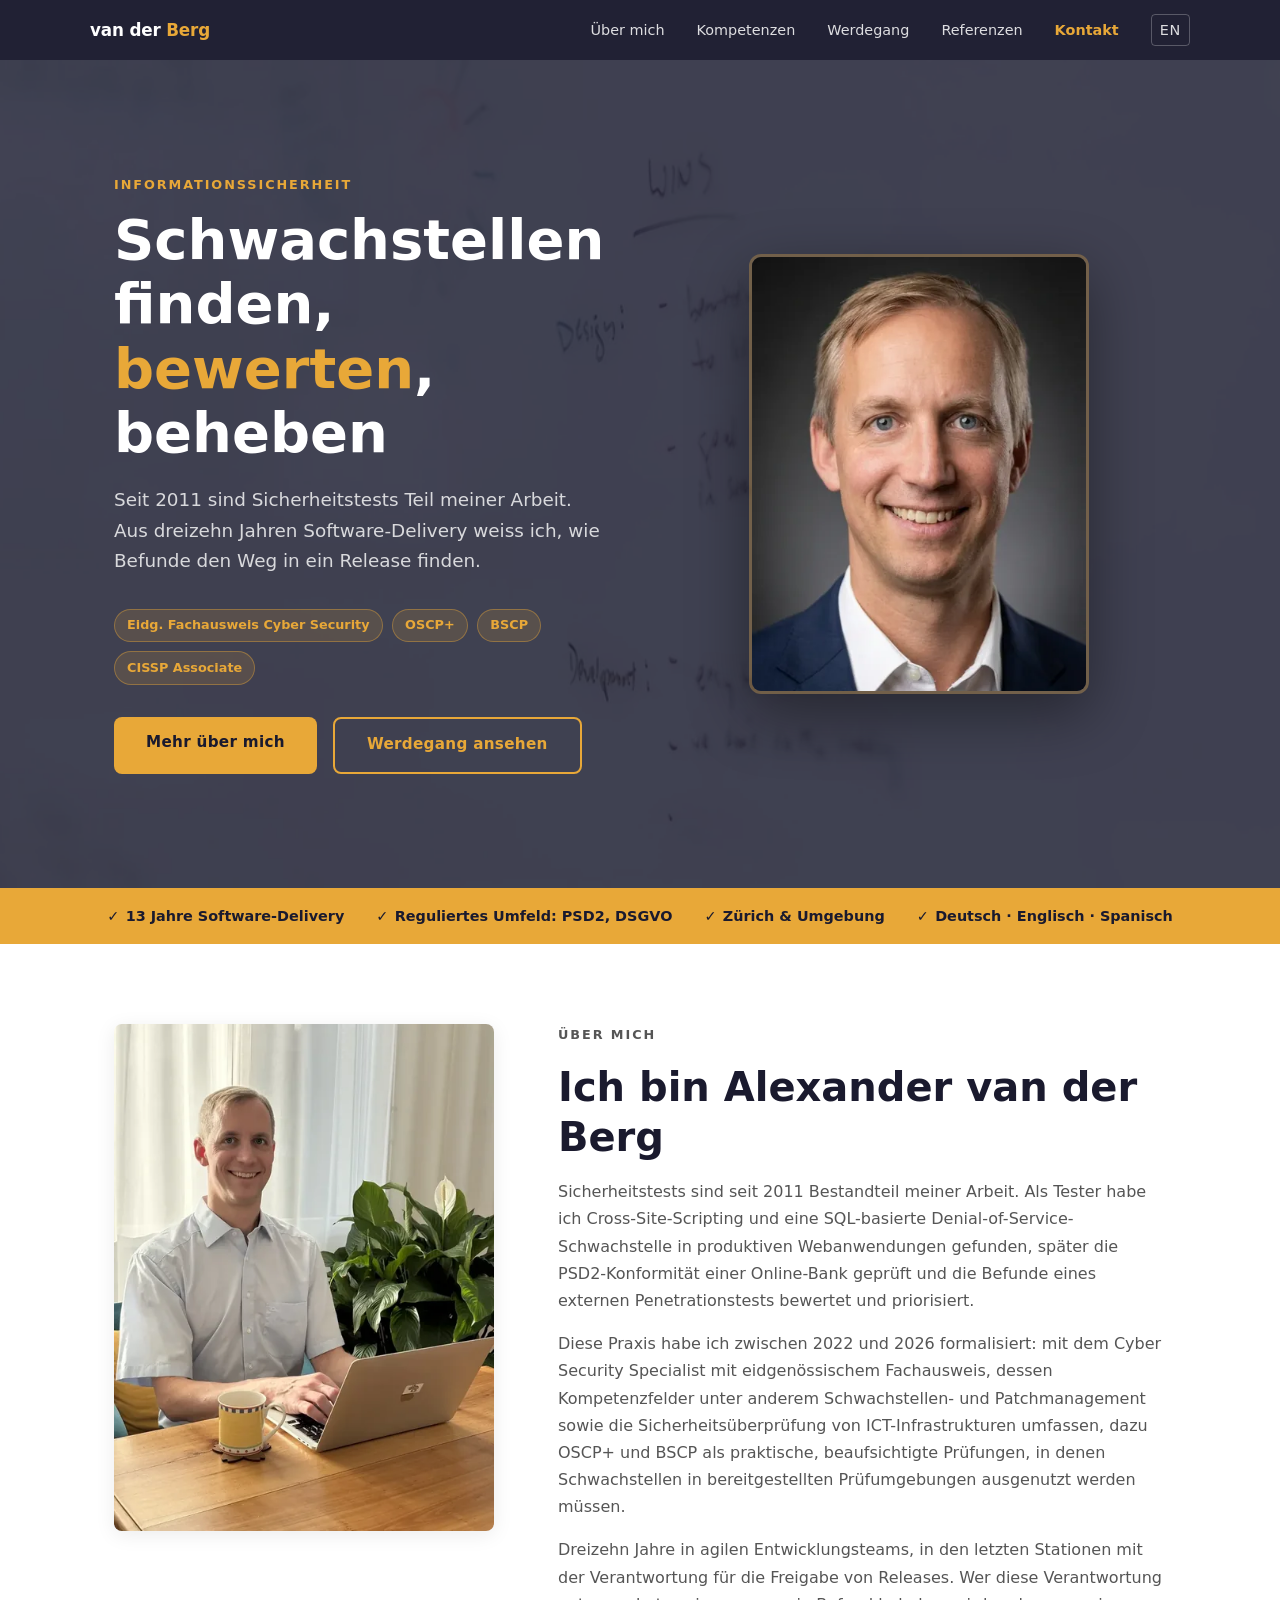
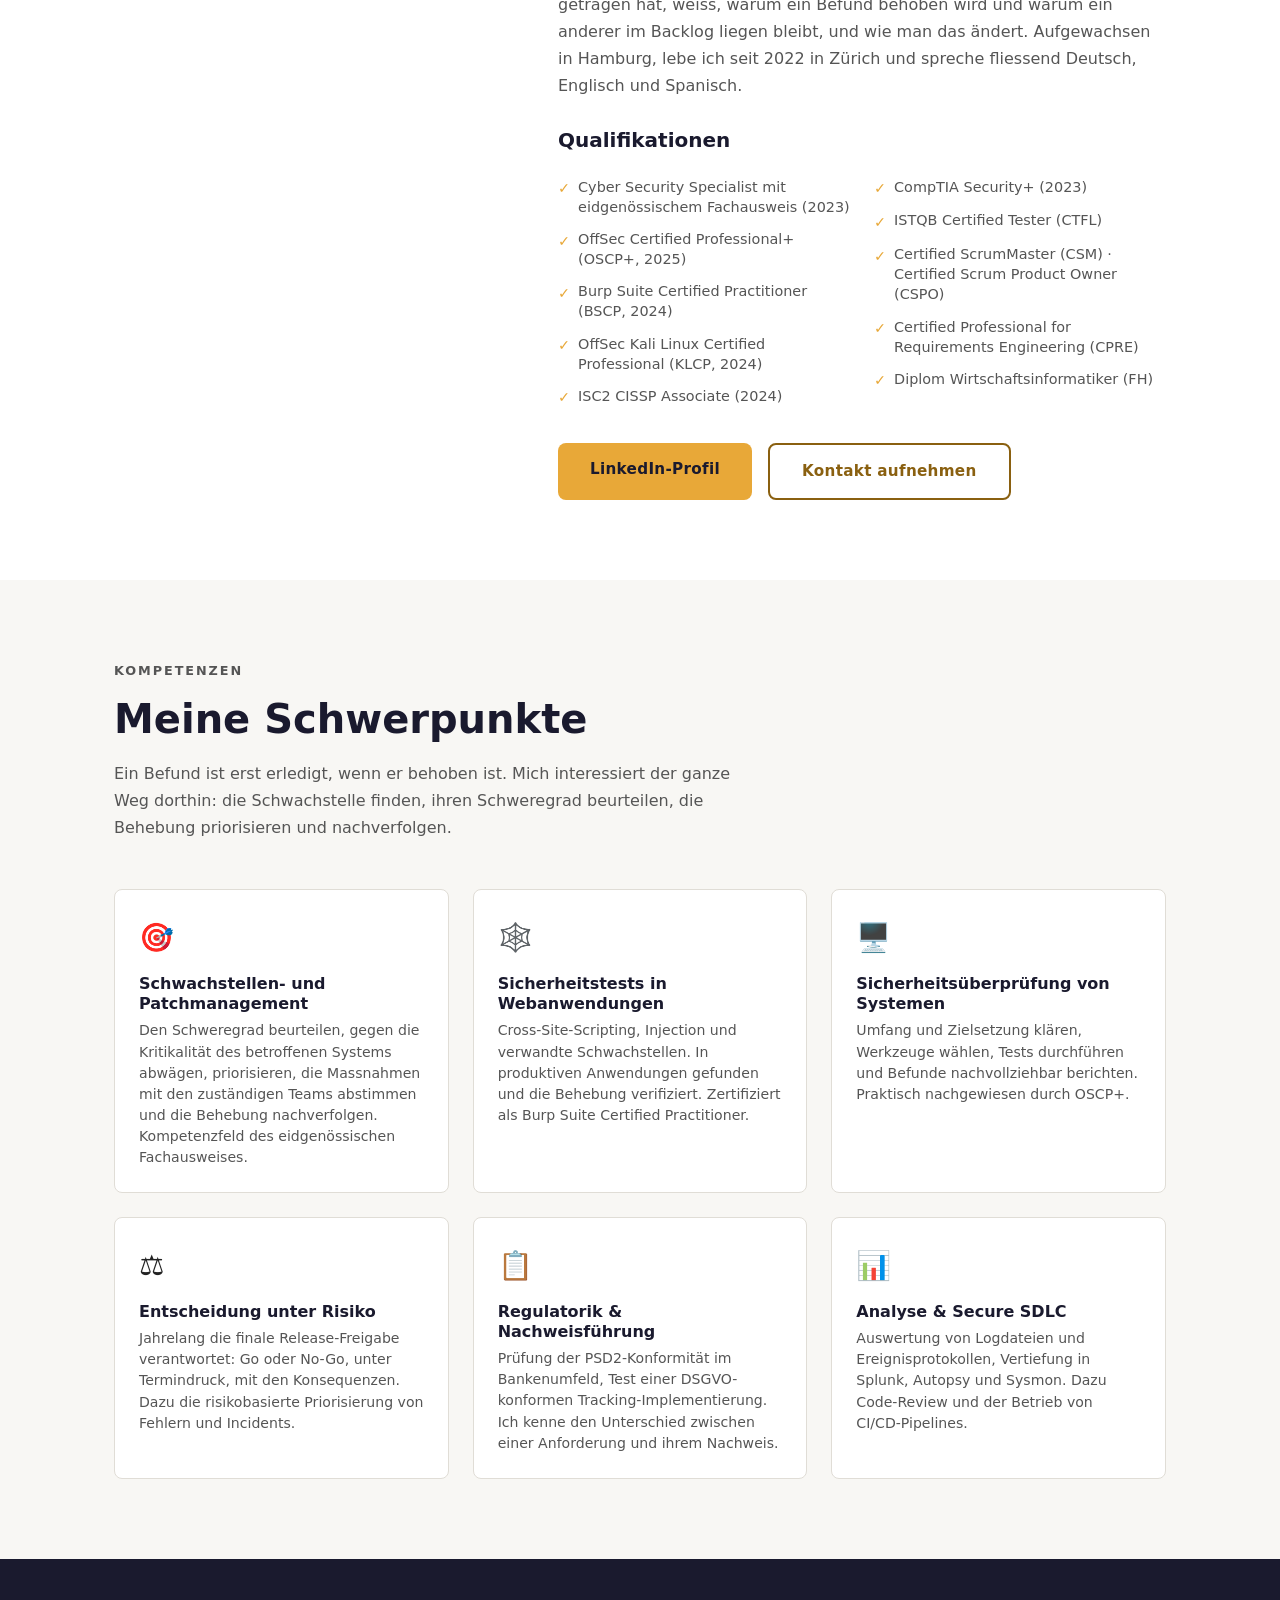
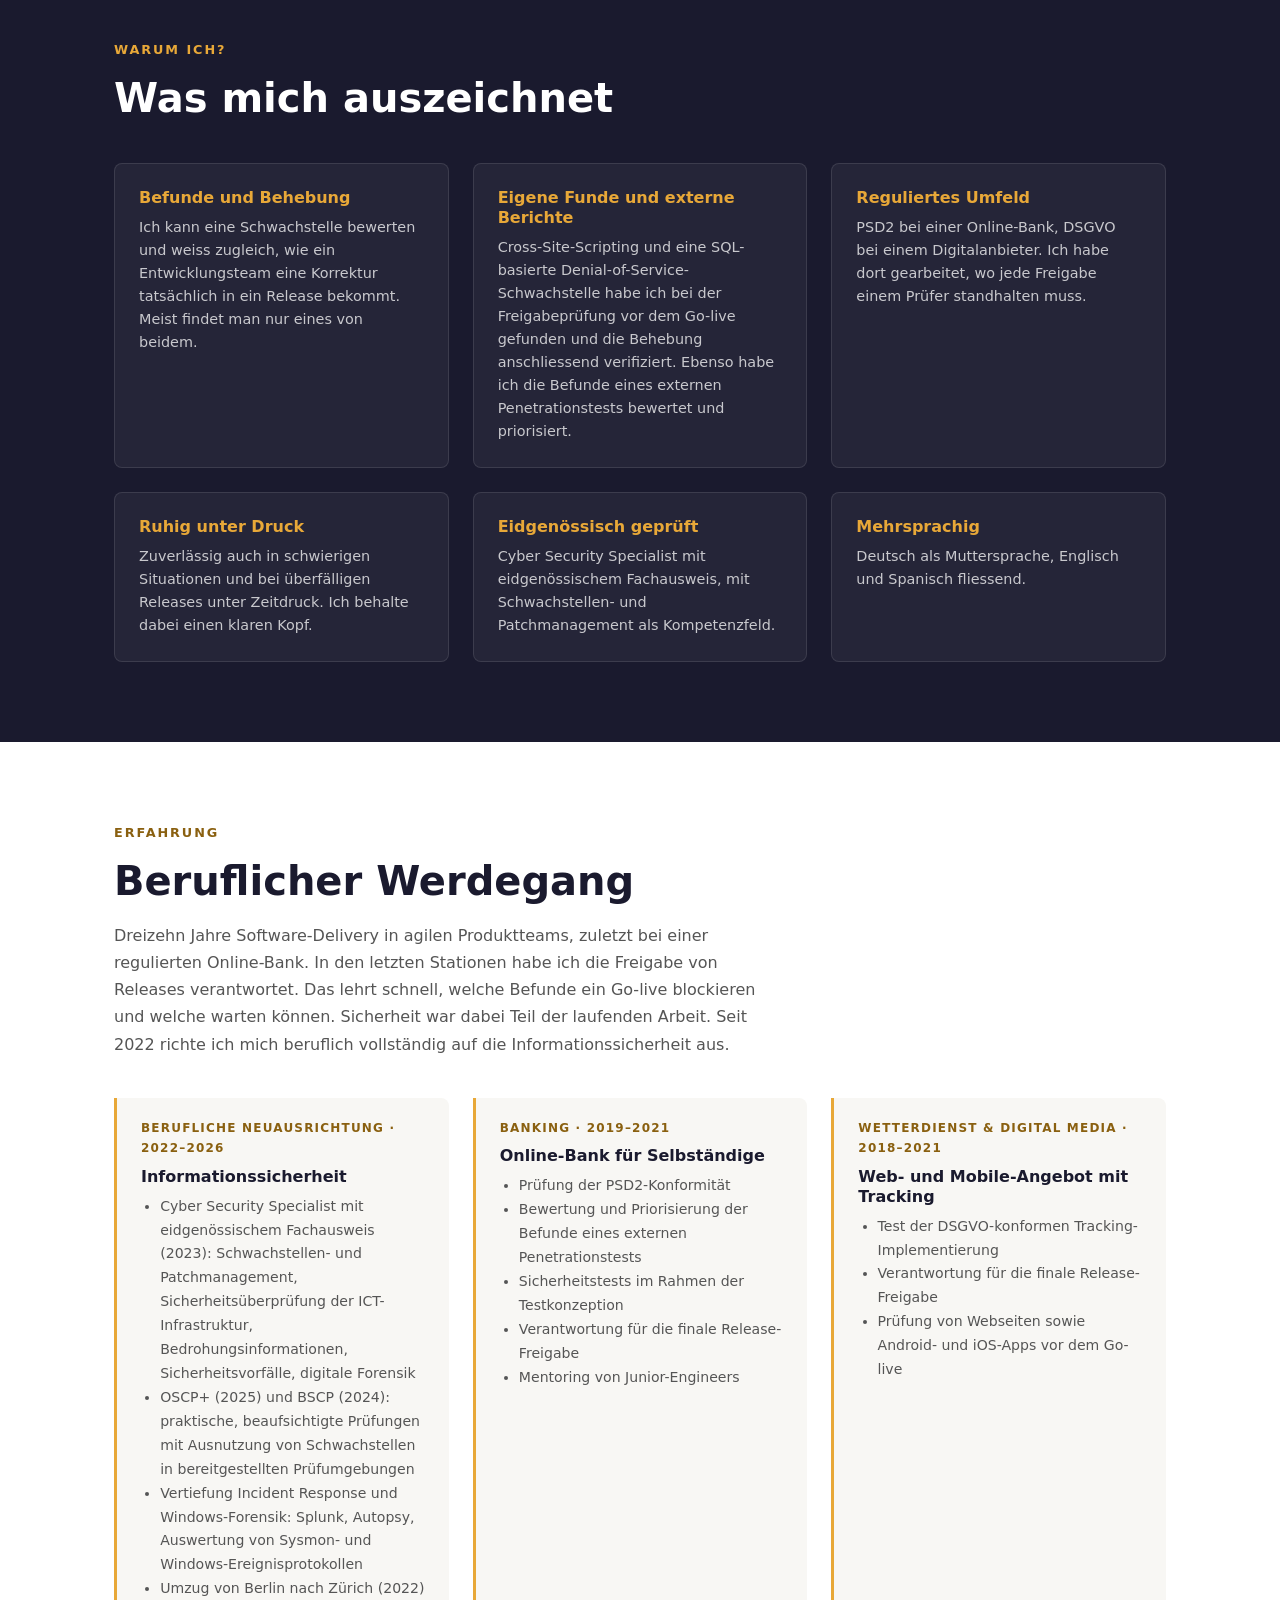
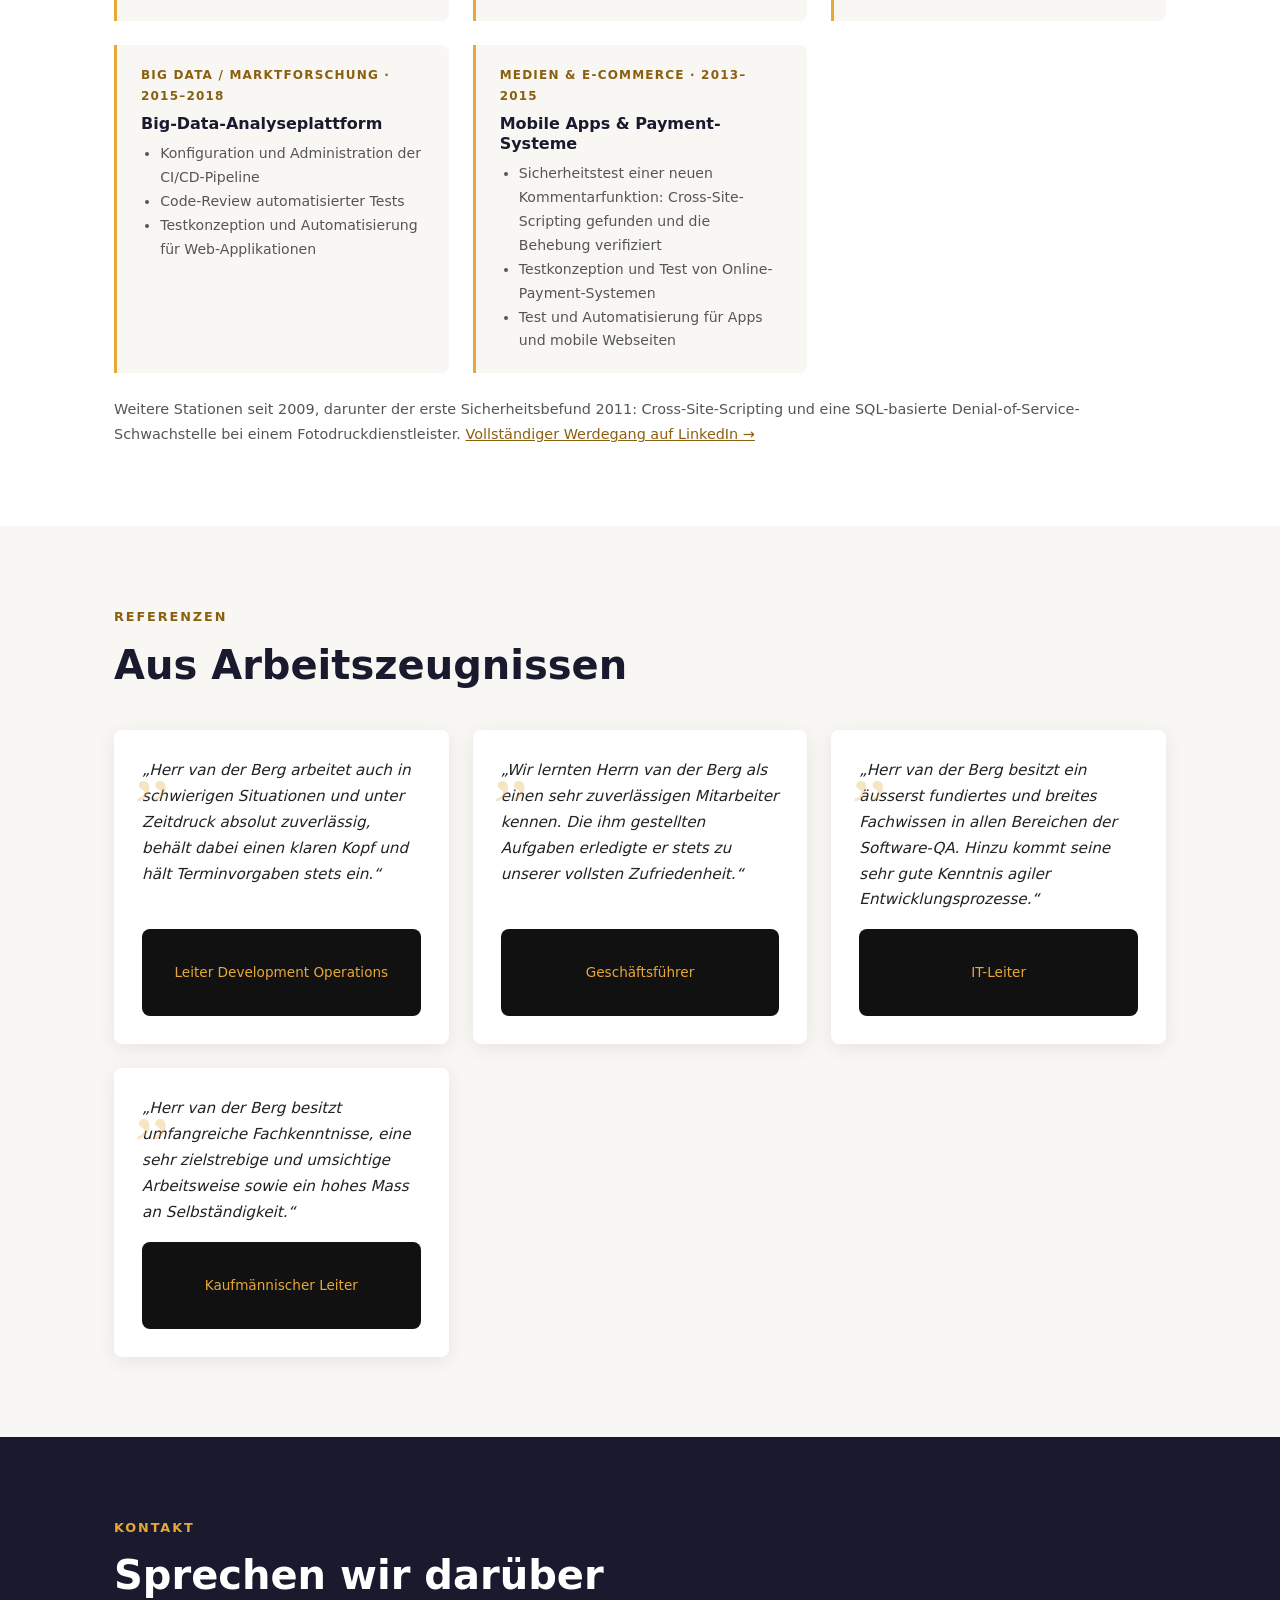
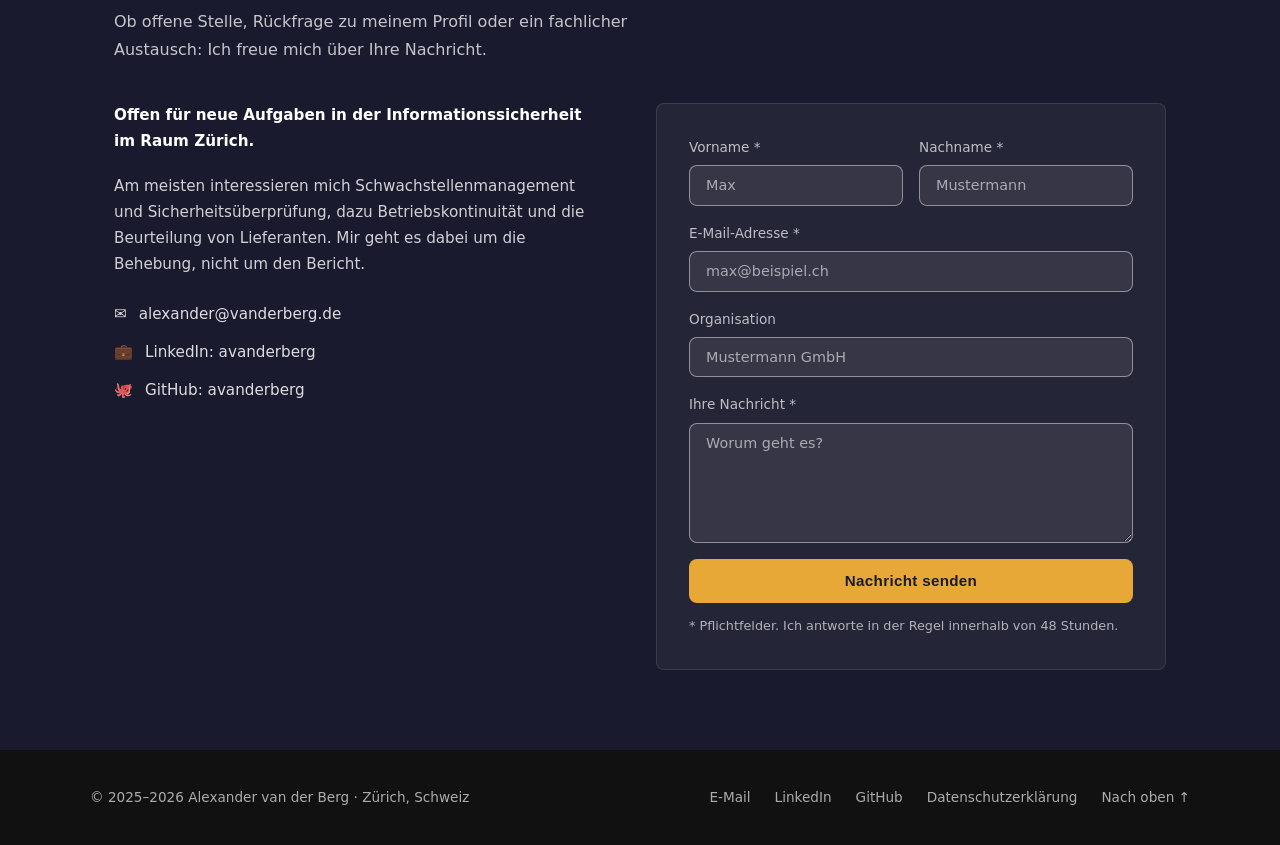
<file: index.html>
<!DOCTYPE html>
<html lang="de-CH">
<head>
  <meta charset="UTF-8">
  <meta name="viewport" content="width=device-width, initial-scale=1.0">

  <!-- Content Security Policy. Muss vor allen ladenden Tags stehen.
       form-action deckt den nativen POST ohne JavaScript ab, connect-src
       den fetch-Pfad. frame-ancestors und X-Content-Type-Options lassen
       sich per Meta-Tag nicht setzen; GitHub Pages erlaubt keine Header. -->
  <meta http-equiv="Content-Security-Policy" content="default-src 'self'; base-uri 'none'; object-src 'none'; img-src 'self'; style-src 'self'; script-src 'self'; connect-src https://formspree.io; form-action https://formspree.io; upgrade-insecure-requests">
  <meta name="referrer" content="strict-origin-when-cross-origin">

  <!-- SEO Primary Meta Tags -->
  <title>Alexander van der Berg | Informationssicherheit &amp; Schwachstellenmanagement | Zürich</title>
  <meta name="description" content="Informationssicherheit in Zürich: Schwachstellenmanagement, Sicherheitsüberprüfung und regulatorische Prüfung. Cyber Security Specialist mit eidg. Fachausweis, OSCP+, BSCP, CISSP Associate.">
  <meta name="author" content="Alexander van der Berg">
  <meta name="robots" content="index, follow">
  <meta name="theme-color" content="#1a1a2e">
  <link rel="canonical" href="https://www.vanderberg.ch/">
  <link rel="alternate" hreflang="de" href="https://www.vanderberg.ch/" />
  <link rel="alternate" hreflang="en" href="https://www.vanderberg.de/" />
  <link rel="alternate" hreflang="x-default" href="https://www.vanderberg.de/" />

  <!-- Open Graph / Social Media -->
  <meta property="og:type" content="website">
  <meta property="og:url" content="https://www.vanderberg.ch/">
  <meta property="og:title" content="Alexander van der Berg | Informationssicherheit &amp; Schwachstellenmanagement | Zürich">
  <meta property="og:description" content="Informationssicherheit in Zürich: Schwachstellenmanagement, Sicherheitsüberprüfung und regulatorische Prüfung. Cyber Security Specialist mit eidg. Fachausweis, OSCP+, BSCP, CISSP Associate.">
  <meta property="og:image" content="https://www.vanderberg.ch/images/og-image.jpg">
  <meta property="og:image:width" content="1200">
  <meta property="og:image:height" content="630">
  <meta property="og:image:alt" content="Alexander van der Berg, Informationssicherheit in Zürich">
  <meta property="og:locale" content="de_CH">
  <meta property="og:site_name" content="Alexander van der Berg">

  <!-- Twitter Card -->
  <meta name="twitter:card" content="summary_large_image">
  <meta name="twitter:title" content="Alexander van der Berg | Informationssicherheit">
  <meta name="twitter:description" content="Schwachstellenmanagement, Sicherheitsüberprüfung, Regulatorik. Eidg. Fachausweis Cyber Security, OSCP+, BSCP, CISSP Associate. Zürich.">
  <meta name="twitter:image" content="https://www.vanderberg.ch/images/og-image.jpg">
  <meta name="twitter:image:alt" content="Alexander van der Berg, Informationssicherheit in Zürich">

  <!-- Favicons -->
  <link rel="icon" type="image/x-icon" href="/images/favicon.ico">
  <link rel="apple-touch-icon" href="/images/apple-touch-icon.png">

  <!-- Structured Data (JSON-LD) -->
  <script type="application/ld+json">
  {
    "@context": "https://schema.org",
    "@type": "Person",
    "name": "Alexander van der Berg",
    "jobTitle": "Information Security Specialist",
    "description": "Informationssicherheit mit Schwerpunkt Schwachstellenmanagement und Sicherheitsüberprüfung. Cyber Security Specialist mit eidgenössischem Fachausweis, OSCP+, BSCP, CISSP Associate.",
    "knowsAbout": [
      "Schwachstellenmanagement",
      "Vulnerability Management",
      "Patchmanagement",
      "Sicherheitsüberprüfung",
      "Security Assessment",
      "Penetration Testing",
      "Informationssicherheit",
      "PSD2",
      "DSGVO",
      "Secure SDLC"
    ],
    "url": "https://www.vanderberg.ch/",
    "image": "https://www.vanderberg.ch/images/portrait.webp",
    "email": "alexander@vanderberg.de",
    "address": {
      "@type": "PostalAddress",
      "addressLocality": "Zürich",
      "addressCountry": "CH"
    },
    "sameAs": [
      "https://www.linkedin.com/in/avanderberg/",
      "https://github.com/avanderberg",
      "https://www.vanderberg.de/"
    ],
    "knowsLanguage": ["de", "en", "es"],
    "hasCredential": [
      {
        "@type": "EducationalOccupationalCredential",
        "name": "Cyber Security Specialist mit eidgenössischem Fachausweis"
      },
      {
        "@type": "EducationalOccupationalCredential",
        "name": "OffSec Certified Professional+ (OSCP+)"
      },
      {
        "@type": "EducationalOccupationalCredential",
        "name": "PortSwigger Burp Suite Certified Practitioner (BSCP)"
      },
      {
        "@type": "EducationalOccupationalCredential",
        "name": "ISC2 CISSP Associate"
      }
    ]
  }
  </script>

  <link rel="stylesheet" href="/assets/styles.css">
</head>
<body>

  <a href="#content" class="skip-link">Zum Inhalt springen</a>

  <!-- NAVIGATION -->
  <nav class="nav" role="navigation" aria-label="Hauptnavigation">
    <div class="nav-inner">
      <a href="#top" class="nav-logo">van der <span>Berg</span></a>
      <button type="button" class="nav-toggle" aria-label="Menü öffnen/schliessen" aria-controls="nav-links" aria-expanded="false" id="nav-toggle">
        <span></span><span></span><span></span>
      </button>
      <ul class="nav-links" id="nav-links" role="list">
        <li><a href="#about">Über mich</a></li>
        <li><a href="#services">Kompetenzen</a></li>
        <li><a href="#projects">Werdegang</a></li>
        <li><a href="#testimonials">Referenzen</a></li>
        <li><a href="#contact" class="nav-cta">Kontakt</a></li>
        <li><a href="https://www.vanderberg.de/" class="lang-switch" lang="en" hreflang="en" aria-label="Switch to English version">EN</a></li>
      </ul>
    </div>
  </nav>

  <main id="content" tabindex="-1">

  <!-- HERO -->
  <section id="top" class="hero" aria-label="Einleitung">
    <div class="hero-bg" role="presentation" aria-hidden="true"></div>
    <div class="hero-content">
      <div class="hero-text">
        <p class="section-label">Informationssicherheit</p>
        <h1>Schwachstellen finden, <span>bewerten</span>, beheben</h1>
        <p class="subtitle">
          Seit 2011 sind Sicherheitstests Teil meiner Arbeit. Aus dreizehn Jahren
          Software-Delivery weiss ich, wie Befunde den Weg in ein Release finden.
        </p>
        <div class="hero-badges">
          <span class="badge">Eidg. Fachausweis Cyber Security</span>
          <span class="badge">OSCP+</span>
          <span class="badge">BSCP</span>
          <span class="badge">CISSP Associate</span>
        </div>
        <div class="hero-actions">
          <a href="#about" class="btn">Mehr über mich</a>
          <a href="#projects" class="btn btn-outline">Werdegang ansehen</a>
        </div>
      </div>
      <div class="hero-image">
        <img
          src="images/portrait.webp"
          srcset="images/portrait-440.webp 440w, images/portrait.webp 680w"
          sizes="(max-width: 768px) 220px, 340px"
          alt="Alexander van der Berg, Informationssicherheit in Zürich"
          class="hero-photo"
          width="340"
          height="440"
          loading="eager"
          fetchpriority="high"
        >
      </div>
    </div>
  </section>

  <!-- TRUST BAR -->
  <section class="trust-bar" aria-label="Kurzprofil">
    <ul class="trust-bar-inner" role="list">
      <li class="trust-item">13 Jahre Software-Delivery</li>
      <li class="trust-item">Reguliertes Umfeld: PSD2, DSGVO</li>
      <li class="trust-item">Zürich &amp; Umgebung</li>
      <li class="trust-item">Deutsch · Englisch · Spanisch</li>
    </ul>
  </section>

  <!-- ABOUT -->
  <section id="about" aria-labelledby="about-heading">
    <div class="container">
      <div class="about-grid">
        <div class="about-image">
          <img
            src="images/photo-on-computer.webp"
            srcset="images/photo-on-computer-480.webp 480w, images/photo-on-computer.webp 800w"
            sizes="(max-width: 768px) 100vw, 380px"
            alt="Alexander van der Berg bei der Arbeit"
            class="about-photo"
            width="800"
            height="1067"
            loading="lazy"
          >
        </div>
        <div class="about-text">
          <p class="section-label">Über mich</p>
          <h2 id="about-heading">Ich bin Alexander van der Berg</h2>
          <p>
            Sicherheitstests sind seit 2011 Bestandteil meiner Arbeit. Als Tester habe ich
            Cross-Site-Scripting und eine SQL-basierte Denial-of-Service-Schwachstelle in
            produktiven Webanwendungen gefunden, später die PSD2-Konformität einer Online-Bank
            geprüft und die Befunde eines externen Penetrationstests bewertet und priorisiert.
          </p>
          <p>
            Diese Praxis habe ich zwischen 2022 und 2026 formalisiert: mit dem Cyber Security
            Specialist mit eidgenössischem Fachausweis, dessen Kompetenzfelder unter anderem
            Schwachstellen- und Patchmanagement sowie die Sicherheitsüberprüfung von
            ICT-Infrastrukturen umfassen, dazu OSCP+ und BSCP als praktische, beaufsichtigte
            Prüfungen, in denen Schwachstellen in bereitgestellten Prüfumgebungen
            ausgenutzt werden müssen.
          </p>
          <p>
            Dreizehn Jahre in agilen Entwicklungsteams, in den letzten Stationen mit der
            Verantwortung für die Freigabe von Releases. Wer diese Verantwortung getragen hat,
            weiss, warum ein Befund behoben wird und warum ein anderer im Backlog liegen bleibt,
            und wie man das ändert. Aufgewachsen in Hamburg, lebe ich seit 2022 in Zürich und
            spreche fliessend Deutsch, Englisch und Spanisch.
          </p>

          <h3 class="about-cert-heading">Qualifikationen</h3>
          <ul class="certifications" role="list">
            <li class="cert-item">Cyber Security Specialist mit eidgenössischem Fachausweis (2023)</li>
            <li class="cert-item">OffSec Certified Professional+ (OSCP+, 2025)</li>
            <li class="cert-item">Burp Suite Certified Practitioner (BSCP, 2024)</li>
            <li class="cert-item">OffSec Kali Linux Certified Professional (KLCP, 2024)</li>
            <li class="cert-item">ISC2 CISSP Associate (2024)</li>
            <li class="cert-item">CompTIA Security+ (2023)</li>
            <li class="cert-item">ISTQB Certified Tester (CTFL)</li>
            <li class="cert-item">Certified ScrumMaster (CSM) · Certified Scrum Product Owner (CSPO)</li>
            <li class="cert-item">Certified Professional for Requirements Engineering (CPRE)</li>
            <li class="cert-item">Diplom Wirtschaftsinformatiker (FH)</li>
          </ul>

          <div class="about-actions">
            <a href="https://www.linkedin.com/in/avanderberg/" target="_blank" rel="noopener noreferrer" class="btn">LinkedIn-Profil</a>
            <a href="#contact" class="btn btn-outline">Kontakt aufnehmen</a>
          </div>
        </div>
      </div>
    </div>
  </section>

  <!-- KOMPETENZEN -->
  <section id="services" aria-labelledby="services-heading">
    <div class="container">
      <div class="services-intro">
        <p class="section-label">Kompetenzen</p>
        <h2 id="services-heading">Meine Schwerpunkte</h2>
        <p>Ein Befund ist erst erledigt, wenn er behoben ist. Mich interessiert der ganze Weg
        dorthin: die Schwachstelle finden, ihren Schweregrad beurteilen, die Behebung priorisieren
        und nachverfolgen.</p>
      </div>
      <div class="services-grid">

        <article class="service-card">
          <div class="service-icon" aria-hidden="true">🎯</div>
          <h3>Schwachstellen- und Patchmanagement</h3>
          <p>Den Schweregrad beurteilen, gegen die Kritikalität des betroffenen Systems abwägen,
          priorisieren, die Massnahmen mit den zuständigen Teams abstimmen und die Behebung
          nachverfolgen. Kompetenzfeld des eidgenössischen Fachausweises.</p>
        </article>

        <article class="service-card">
          <div class="service-icon" aria-hidden="true">🕸️</div>
          <h3>Sicherheitstests in Webanwendungen</h3>
          <p>Cross-Site-Scripting, Injection und verwandte Schwachstellen. In produktiven Anwendungen
          gefunden und die Behebung verifiziert. Zertifiziert als Burp Suite Certified Practitioner.</p>
        </article>

        <article class="service-card">
          <div class="service-icon" aria-hidden="true">🖥️</div>
          <h3>Sicherheitsüberprüfung von Systemen</h3>
          <p>Umfang und Zielsetzung klären, Werkzeuge wählen, Tests durchführen und Befunde
          nachvollziehbar berichten. Praktisch nachgewiesen durch OSCP+.</p>
        </article>

        <article class="service-card">
          <div class="service-icon" aria-hidden="true">⚖️</div>
          <h3>Entscheidung unter Risiko</h3>
          <p>Jahrelang die finale Release-Freigabe verantwortet: Go oder No-Go, unter Termindruck,
          mit den Konsequenzen. Dazu die risikobasierte Priorisierung von Fehlern und Incidents.</p>
        </article>

        <article class="service-card">
          <div class="service-icon" aria-hidden="true">📋</div>
          <h3>Regulatorik &amp; Nachweisführung</h3>
          <p>Prüfung der PSD2-Konformität im Bankenumfeld, Test einer DSGVO-konformen
          Tracking-Implementierung. Ich kenne den Unterschied zwischen einer Anforderung und ihrem Nachweis.</p>
        </article>

        <article class="service-card">
          <div class="service-icon" aria-hidden="true">📊</div>
          <h3>Analyse &amp; Secure SDLC</h3>
          <p>Auswertung von Logdateien und Ereignisprotokollen, Vertiefung in Splunk, Autopsy und
          Sysmon. Dazu Code-Review und der Betrieb von CI/CD-Pipelines.</p>
        </article>

      </div>
    </div>
  </section>

  <section id="apart" aria-labelledby="apart-heading">
    <div class="container">
      <p class="section-label">Warum ich?</p>
      <h2 id="apart-heading">Was mich auszeichnet</h2>
      <div class="apart-grid">

        <div class="apart-card">
          <h3>Befunde und Behebung</h3>
          <p>Ich kann eine Schwachstelle bewerten und weiss zugleich, wie ein Entwicklungsteam
          eine Korrektur tatsächlich in ein Release bekommt. Meist findet man nur eines von beidem.</p>
        </div>

        <div class="apart-card">
          <h3>Eigene Funde und externe Berichte</h3>
          <p>Cross-Site-Scripting und eine SQL-basierte Denial-of-Service-Schwachstelle habe ich bei
          der Freigabeprüfung vor dem Go-live gefunden und die Behebung anschliessend verifiziert.
          Ebenso habe ich die Befunde eines externen Penetrationstests bewertet und priorisiert.</p>
        </div>

        <div class="apart-card">
          <h3>Reguliertes Umfeld</h3>
          <p>PSD2 bei einer Online-Bank, DSGVO bei einem Digitalanbieter. Ich habe dort gearbeitet,
          wo jede Freigabe einem Prüfer standhalten muss.</p>
        </div>

        <div class="apart-card">
          <h3>Ruhig unter Druck</h3>
          <p>Zuverlässig auch in schwierigen Situationen und bei überfälligen Releases unter
          Zeitdruck. Ich behalte dabei einen klaren Kopf.</p>
        </div>

        <div class="apart-card">
          <h3>Eidgenössisch geprüft</h3>
          <p>Cyber Security Specialist mit eidgenössischem Fachausweis, mit
          Schwachstellen- und Patchmanagement als Kompetenzfeld.</p>
        </div>

        <div class="apart-card">
          <h3>Mehrsprachig</h3>
          <p>Deutsch als Muttersprache, Englisch und Spanisch fliessend.</p>
        </div>

      </div>
    </div>
  </section>

  <!-- WERDEGANG -->
  <section id="projects" aria-labelledby="projects-heading">
    <div class="container">
      <p class="section-label">Erfahrung</p>
      <h2 id="projects-heading">Beruflicher Werdegang</h2>
      <p class="projects-intro">
        Dreizehn Jahre Software-Delivery in agilen Produktteams, zuletzt bei einer regulierten
        Online-Bank. In den letzten Stationen habe ich die Freigabe von Releases verantwortet.
        Das lehrt schnell, welche Befunde ein Go-live blockieren und welche warten können.
        Sicherheit war dabei Teil der laufenden Arbeit. Seit 2022 richte ich mich beruflich
        vollständig auf die Informationssicherheit aus.
      </p>
      <div class="projects-list">

        <article class="project-card">
          <p class="project-sector">Berufliche Neuausrichtung · 2022&#8211;2026</p>
          <h3>Informationssicherheit</h3>
          <ul>
            <li>Cyber Security Specialist mit eidgenössischem Fachausweis (2023): Schwachstellen- und
            Patchmanagement, Sicherheitsüberprüfung der ICT-Infrastruktur, Bedrohungsinformationen,
            Sicherheitsvorfälle, digitale Forensik</li>
            <li>OSCP+ (2025) und BSCP (2024): praktische, beaufsichtigte Prüfungen mit Ausnutzung von
            Schwachstellen in bereitgestellten Prüfumgebungen</li>
            <li>Vertiefung Incident Response und Windows-Forensik: Splunk, Autopsy, Auswertung von
            Sysmon- und Windows-Ereignisprotokollen</li>
            <li>Umzug von Berlin nach Zürich (2022)</li>
          </ul>
        </article>

        <article class="project-card">
          <p class="project-sector">Banking · 2019&#8211;2021</p>
          <h3>Online-Bank für Selbständige</h3>
          <ul>
            <li>Prüfung der PSD2-Konformität</li>
            <li>Bewertung und Priorisierung der Befunde eines externen Penetrationstests</li>
            <li>Sicherheitstests im Rahmen der Testkonzeption</li>
            <li>Verantwortung für die finale Release-Freigabe</li>
            <li>Mentoring von Junior-Engineers</li>
          </ul>
        </article>

        <article class="project-card">
          <p class="project-sector">Wetterdienst &amp; Digital Media · 2018&#8211;2021</p>
          <h3>Web- und Mobile-Angebot mit Tracking</h3>
          <ul>
            <li>Test der DSGVO-konformen Tracking-Implementierung</li>
            <li>Verantwortung für die finale Release-Freigabe</li>
            <li>Prüfung von Webseiten sowie Android- und iOS-Apps vor dem Go-live</li>
          </ul>
        </article>

        <article class="project-card">
          <p class="project-sector">Big Data / Marktforschung · 2015&#8211;2018</p>
          <h3>Big-Data-Analyseplattform</h3>
          <ul>
            <li>Konfiguration und Administration der CI/CD-Pipeline</li>
            <li>Code-Review automatisierter Tests</li>
            <li>Testkonzeption und Automatisierung für Web-Applikationen</li>
          </ul>
        </article>

        <article class="project-card">
          <p class="project-sector">Medien &amp; E-Commerce · 2013&#8211;2015</p>
          <h3>Mobile Apps &amp; Payment-Systeme</h3>
          <ul>
            <li>Sicherheitstest einer neuen Kommentarfunktion: Cross-Site-Scripting gefunden und die Behebung verifiziert</li>
            <li>Testkonzeption und Test von Online-Payment-Systemen</li>
            <li>Test und Automatisierung für Apps und mobile Webseiten</li>
          </ul>
        </article>

      </div>
      <p class="projects-note">
        Weitere Stationen seit 2009, darunter der erste Sicherheitsbefund 2011: Cross-Site-Scripting
        und eine SQL-basierte Denial-of-Service-Schwachstelle bei einem Fotodruckdienstleister.
        <a href="https://www.linkedin.com/in/avanderberg/" target="_blank" rel="noopener noreferrer">Vollständiger Werdegang auf LinkedIn &#8594;</a>
      </p>
    </div>
  </section>

  <!-- TESTIMONIALS -->
  <section id="testimonials" aria-labelledby="testimonials-heading">
    <div class="container">
      <p class="section-label">Referenzen</p>
      <h2 id="testimonials-heading">Aus Arbeitszeugnissen</h2>
      <div class="testimonials-grid">

        <figure class="testimonial-card">
          <blockquote>
            <p class="testimonial-text">
              „Herr van der Berg arbeitet auch in schwierigen Situationen und unter Zeitdruck
              absolut zuverlässig, behält dabei einen klaren Kopf und hält Terminvorgaben stets
              ein.“
            </p>
          </blockquote>
          <figcaption class="testimonial-author">Leiter Development Operations</figcaption>
        </figure>

        <figure class="testimonial-card">
          <blockquote>
            <p class="testimonial-text">
              „Wir lernten Herrn van der Berg als einen sehr zuverlässigen Mitarbeiter kennen.
              Die ihm gestellten Aufgaben erledigte er stets zu unserer vollsten
              Zufriedenheit.“
            </p>
          </blockquote>
          <figcaption class="testimonial-author">Geschäftsführer</figcaption>
        </figure>

        <figure class="testimonial-card">
          <blockquote>
            <p class="testimonial-text">
              „Herr van der Berg besitzt ein äusserst fundiertes und breites Fachwissen in
              allen Bereichen der Software-QA. Hinzu kommt seine sehr gute Kenntnis agiler
              Entwicklungsprozesse.“
            </p>
          </blockquote>
          <figcaption class="testimonial-author">IT-Leiter</figcaption>
        </figure>

        <figure class="testimonial-card">
          <blockquote>
            <p class="testimonial-text">
              „Herr van der Berg besitzt umfangreiche Fachkenntnisse, eine sehr zielstrebige
              und umsichtige Arbeitsweise sowie ein hohes Mass an Selbständigkeit.“
            </p>
          </blockquote>
          <figcaption class="testimonial-author">Kaufmännischer Leiter</figcaption>
        </figure>

      </div>
    </div>
  </section>

  <!-- CONTACT -->
  <section id="contact" aria-labelledby="contact-heading">
    <div class="container">
      <p class="section-label">Kontakt</p>
      <h2 id="contact-heading">Sprechen wir darüber</h2>
      <p class="contact-intro">
        Ob offene Stelle, Rückfrage zu meinem Profil oder ein fachlicher Austausch: Ich freue mich
        über Ihre Nachricht.
      </p>

      <div class="contact-grid">
        <div class="contact-info">
          <p class="contact-lead">
            Offen für neue Aufgaben in der Informationssicherheit im Raum Zürich.
          </p>
          <p>
            Am meisten interessieren mich Schwachstellenmanagement und Sicherheitsüberprüfung, dazu
            Betriebskontinuität und die Beurteilung von Lieferanten. Mir geht es dabei um die
            Behebung, nicht um den Bericht.
          </p>
          <div class="contact-links">
            <a href="mailto:alexander@vanderberg.de" class="contact-link">
              <span aria-hidden="true">✉️</span>
              alexander@vanderberg.de
            </a>
            <a href="https://www.linkedin.com/in/avanderberg/" target="_blank" rel="noopener noreferrer" class="contact-link">
              <span aria-hidden="true">💼</span>
              LinkedIn: avanderberg
            </a>
            <a href="https://github.com/avanderberg" target="_blank" rel="noopener noreferrer" class="contact-link">
              <span aria-hidden="true">🐙</span>
              GitHub: avanderberg
            </a>
          </div>
        </div>

        <div class="contact-form">
          <form
            id="contact-form"
            action="https://formspree.io/f/mykbggzo"
            method="POST"
            data-msg-required="Bitte füllen Sie dieses Feld aus."
            data-msg-email="Bitte geben Sie eine gültige E-Mail-Adresse ein."
            data-msg-sending="Wird gesendet…"
          >
            <input type="hidden" name="_subject" value="Kontaktformular vanderberg.ch">
            <input type="text" name="_gotcha" class="honeypot" tabindex="-1" autocomplete="off" aria-hidden="true">
            <div class="form-row">
              <div class="form-group">
                <label for="first-name">Vorname *</label>
                <input type="text" id="first-name" name="first_name" required autocomplete="given-name" placeholder="Max">
              </div>
              <div class="form-group">
                <label for="last-name">Nachname *</label>
                <input type="text" id="last-name" name="last_name" required autocomplete="family-name" placeholder="Mustermann">
              </div>
            </div>
            <div class="form-group">
              <label for="email">E-Mail-Adresse *</label>
              <input type="email" id="email" name="email" required autocomplete="email" placeholder="max@beispiel.ch">
            </div>
            <div class="form-group">
              <label for="company">Organisation</label>
              <input type="text" id="company" name="company" autocomplete="organization" placeholder="Mustermann GmbH">
            </div>
            <div class="form-group">
              <label for="message">Ihre Nachricht *</label>
              <textarea id="message" name="message" required placeholder="Worum geht es?"></textarea>
            </div>
            <button type="submit" class="btn btn-block">Nachricht senden</button>
            <p class="form-note">* Pflichtfelder. Ich antworte in der Regel innerhalb von 48 Stunden.</p>
          </form>
          <div id="form-success" role="alert" tabindex="-1">
            ✓ Vielen Dank! Ich melde mich bald bei Ihnen.
          </div>
          <div id="form-error" role="alert" tabindex="-1">
            Die Nachricht konnte nicht gesendet werden. Bitte versuchen Sie es erneut oder
            schreiben Sie an <a href="mailto:alexander@vanderberg.de">alexander@vanderberg.de</a>.
          </div>
        </div>
      </div>
    </div>
  </section>

  </main>

  <!-- FOOTER -->
  <footer role="contentinfo">
    <div class="footer-inner">
      <p>© 2025–2026 Alexander van der Berg · Zürich, Schweiz</p>
      <nav class="footer-links" aria-label="Footer-Navigation">
        <a href="mailto:alexander@vanderberg.de">E-Mail</a>
        <a href="https://www.linkedin.com/in/avanderberg/" target="_blank" rel="noopener noreferrer">LinkedIn</a>
        <a href="https://github.com/avanderberg" target="_blank" rel="noopener noreferrer">GitHub</a>
        <a href="/privacy-policy">Datenschutzerklärung</a>
        <a href="#top">Nach oben ↑</a>
      </nav>
    </div>
  </footer>

  <script src="/assets/main.js" defer></script>

</body>
</html>
</file>
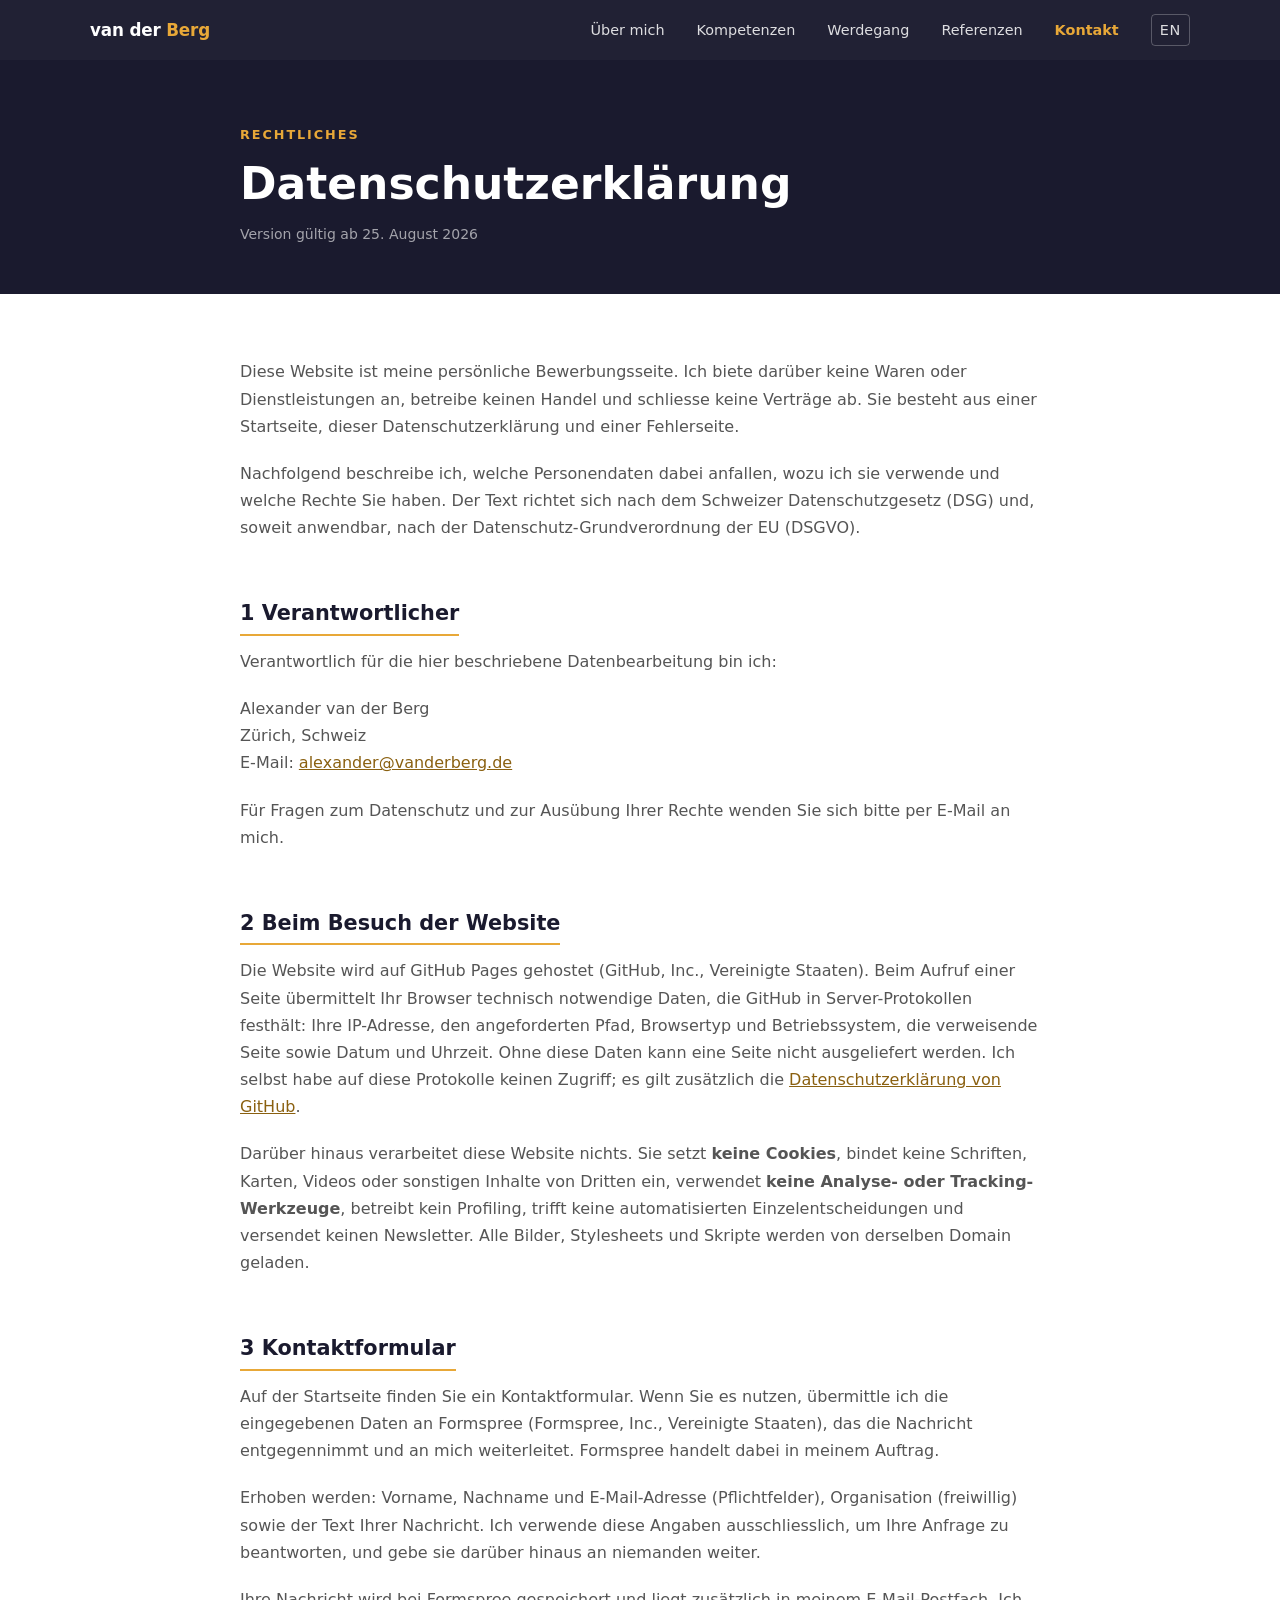
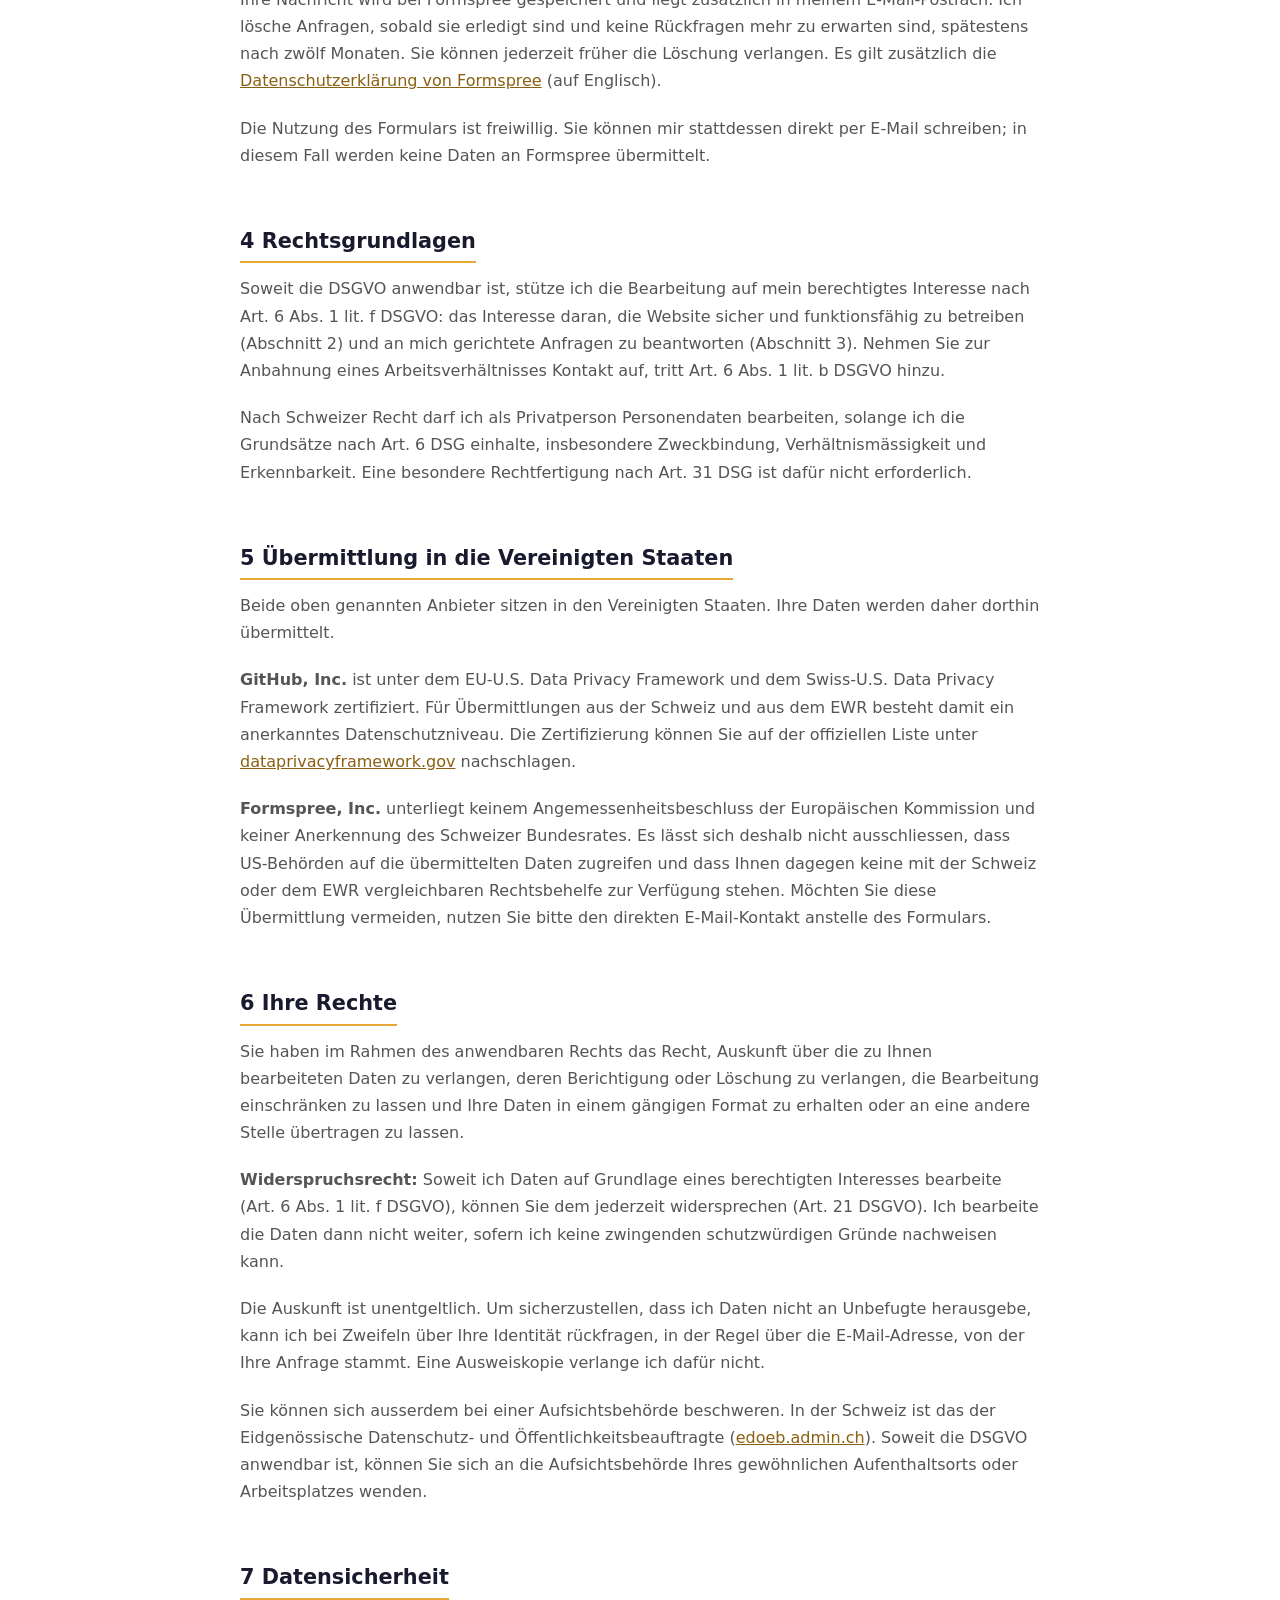
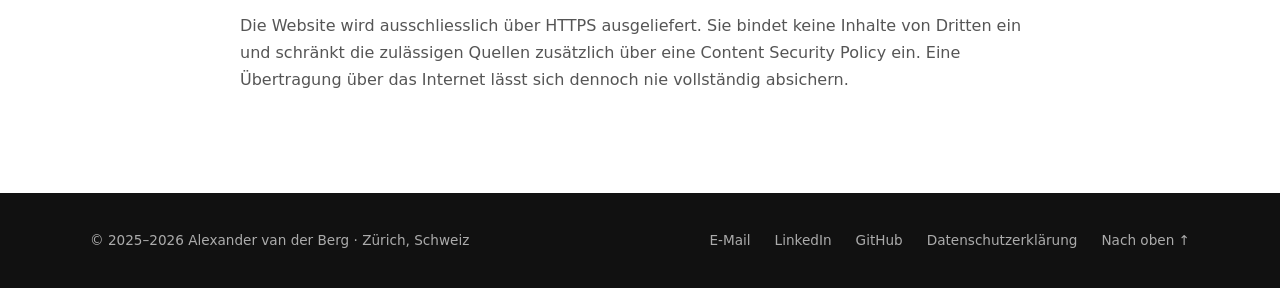
<file: privacy-policy.html>
<!DOCTYPE html>
<html lang="de-CH">
<head>
  <meta charset="UTF-8">
  <meta name="viewport" content="width=device-width, initial-scale=1.0">

  <!-- Content Security Policy, siehe index.html. -->
  <meta http-equiv="Content-Security-Policy" content="default-src 'self'; base-uri 'none'; object-src 'none'; img-src 'self'; style-src 'self'; script-src 'self'; form-action 'none'; upgrade-insecure-requests">
  <meta name="referrer" content="strict-origin-when-cross-origin">

  <title>Datenschutzerklärung | Alexander van der Berg</title>
  <meta name="description" content="Datenschutzerklärung von Alexander van der Berg, Informationssicherheit in Zürich.">
  <meta name="robots" content="noindex, follow">
  <meta name="theme-color" content="#1a1a2e">
  <!-- Kein hreflang: die Seite ist noindex, Suchmaschinen werten die
       Alternativen dann nicht aus. Der Sprachumschalter in der Navigation
       verweist weiterhin auf die andere Fassung. -->
  <link rel="canonical" href="https://www.vanderberg.ch/privacy-policy">

  <link rel="icon" type="image/x-icon" href="/images/favicon.ico">
  <link rel="apple-touch-icon" href="/images/apple-touch-icon.png">

  <link rel="stylesheet" href="/assets/styles.css">
</head>
<body id="top">

  <a href="#content" class="skip-link">Zum Inhalt springen</a>

  <!-- NAVIGATION -->
  <nav class="nav" role="navigation" aria-label="Hauptnavigation">
    <div class="nav-inner">
      <a href="/" class="nav-logo">van der <span>Berg</span></a>
      <button type="button" class="nav-toggle" aria-label="Menü öffnen/schliessen" aria-controls="nav-links" aria-expanded="false" id="nav-toggle">
        <span></span><span></span><span></span>
      </button>
      <ul class="nav-links" id="nav-links" role="list">
        <li><a href="/#about">Über mich</a></li>
        <li><a href="/#services">Kompetenzen</a></li>
        <li><a href="/#projects">Werdegang</a></li>
        <li><a href="/#testimonials">Referenzen</a></li>
        <li><a href="/#contact" class="nav-cta">Kontakt</a></li>
        <li><a href="https://www.vanderberg.de/privacy-policy" class="lang-switch" lang="en" hreflang="en" aria-label="Switch to English version">EN</a></li>
      </ul>
    </div>
  </nav>

  <!-- HEADER -->
  <header class="policy-header">
    <div class="policy-header-inner">
      <p class="section-label">Rechtliches</p>
      <h1>Datenschutzerklärung</h1>
      <p class="version">Version gültig ab 25. August 2026</p>
    </div>
  </header>

  <!-- CONTENT -->
  <main id="content" tabindex="-1" class="policy-body">
    <div class="policy-content">

      <p>Diese Website ist meine persönliche Bewerbungsseite. Ich biete darüber keine Waren oder Dienstleistungen an, betreibe keinen Handel und schliesse keine Verträge ab. Sie besteht aus einer Startseite, dieser Datenschutzerklärung und einer Fehlerseite.</p>

      <p>Nachfolgend beschreibe ich, welche Personendaten dabei anfallen, wozu ich sie verwende und welche Rechte Sie haben. Der Text richtet sich nach dem Schweizer Datenschutzgesetz (DSG) und, soweit anwendbar, nach der Datenschutz-Grundverordnung der EU (DSGVO).</p>

      <h2>1 Verantwortlicher</h2>

      <p>Verantwortlich für die hier beschriebene Datenbearbeitung bin ich:</p>

      <p>Alexander van der Berg<br>
      Zürich, Schweiz<br>
      E-Mail: <a href="mailto:alexander@vanderberg.de">alexander@vanderberg.de</a></p>

      <p>Für Fragen zum Datenschutz und zur Ausübung Ihrer Rechte wenden Sie sich bitte per E-Mail an mich.</p>

      <h2>2 Beim Besuch der Website</h2>

      <p>Die Website wird auf GitHub Pages gehostet (GitHub, Inc., Vereinigte Staaten). Beim Aufruf einer Seite übermittelt Ihr Browser technisch notwendige Daten, die GitHub in Server-Protokollen festhält: Ihre IP-Adresse, den angeforderten Pfad, Browsertyp und Betriebssystem, die verweisende Seite sowie Datum und Uhrzeit. Ohne diese Daten kann eine Seite nicht ausgeliefert werden. Ich selbst habe auf diese Protokolle keinen Zugriff; es gilt zusätzlich die <a href="https://docs.github.com/de/site-policy/privacy-policies/github-general-privacy-statement" target="_blank" rel="noopener noreferrer">Datenschutzerklärung von GitHub</a>.</p>

      <p>Darüber hinaus verarbeitet diese Website nichts. Sie setzt <strong>keine Cookies</strong>, bindet keine Schriften, Karten, Videos oder sonstigen Inhalte von Dritten ein, verwendet <strong>keine Analyse- oder Tracking-Werkzeuge</strong>, betreibt kein Profiling, trifft keine automatisierten Einzelentscheidungen und versendet keinen Newsletter. Alle Bilder, Stylesheets und Skripte werden von derselben Domain geladen.</p>

      <h2>3 Kontaktformular</h2>

      <p>Auf der Startseite finden Sie ein Kontaktformular. Wenn Sie es nutzen, übermittle ich die eingegebenen Daten an Formspree (Formspree, Inc., Vereinigte Staaten), das die Nachricht entgegennimmt und an mich weiterleitet. Formspree handelt dabei in meinem Auftrag.</p>

      <p>Erhoben werden: Vorname, Nachname und E-Mail-Adresse (Pflichtfelder), Organisation (freiwillig) sowie der Text Ihrer Nachricht. Ich verwende diese Angaben ausschliesslich, um Ihre Anfrage zu beantworten, und gebe sie darüber hinaus an niemanden weiter.</p>

      <p>Ihre Nachricht wird bei Formspree gespeichert und liegt zusätzlich in meinem E-Mail-Postfach. Ich lösche Anfragen, sobald sie erledigt sind und keine Rückfragen mehr zu erwarten sind, spätestens nach zwölf Monaten. Sie können jederzeit früher die Löschung verlangen. Es gilt zusätzlich die <a href="https://formspree.io/legal/privacy-policy/" target="_blank" rel="noopener noreferrer">Datenschutzerklärung von Formspree</a> (auf Englisch).</p>

      <p>Die Nutzung des Formulars ist freiwillig. Sie können mir stattdessen direkt per E-Mail schreiben; in diesem Fall werden keine Daten an Formspree übermittelt.</p>

      <h2>4 Rechtsgrundlagen</h2>

      <p>Soweit die DSGVO anwendbar ist, stütze ich die Bearbeitung auf mein berechtigtes Interesse nach Art. 6 Abs. 1 lit. f DSGVO: das Interesse daran, die Website sicher und funktionsfähig zu betreiben (Abschnitt 2) und an mich gerichtete Anfragen zu beantworten (Abschnitt 3). Nehmen Sie zur Anbahnung eines Arbeitsverhältnisses Kontakt auf, tritt Art. 6 Abs. 1 lit. b DSGVO hinzu.</p>

      <p>Nach Schweizer Recht darf ich als Privatperson Personendaten bearbeiten, solange ich die Grundsätze nach Art. 6 DSG einhalte, insbesondere Zweckbindung, Verhältnismässigkeit und Erkennbarkeit. Eine besondere Rechtfertigung nach Art. 31 DSG ist dafür nicht erforderlich.</p>

      <h2>5 Übermittlung in die Vereinigten Staaten</h2>

      <p>Beide oben genannten Anbieter sitzen in den Vereinigten Staaten. Ihre Daten werden daher dorthin übermittelt.</p>

      <p><strong>GitHub, Inc.</strong> ist unter dem EU-U.S. Data Privacy Framework und dem Swiss-U.S. Data Privacy Framework zertifiziert. Für Übermittlungen aus der Schweiz und aus dem EWR besteht damit ein anerkanntes Datenschutzniveau. Die Zertifizierung können Sie auf der offiziellen Liste unter <a href="https://www.dataprivacyframework.gov/list" target="_blank" rel="noopener noreferrer">dataprivacyframework.gov</a> nachschlagen.</p>

      <p><strong>Formspree, Inc.</strong> unterliegt keinem Angemessenheitsbeschluss der Europäischen Kommission und keiner Anerkennung des Schweizer Bundesrates. Es lässt sich deshalb nicht ausschliessen, dass US-Behörden auf die übermittelten Daten zugreifen und dass Ihnen dagegen keine mit der Schweiz oder dem EWR vergleichbaren Rechtsbehelfe zur Verfügung stehen. Möchten Sie diese Übermittlung vermeiden, nutzen Sie bitte den direkten E-Mail-Kontakt anstelle des Formulars.</p>

      <h2>6 Ihre Rechte</h2>

      <p>Sie haben im Rahmen des anwendbaren Rechts das Recht, Auskunft über die zu Ihnen bearbeiteten Daten zu verlangen, deren Berichtigung oder Löschung zu verlangen, die Bearbeitung einschränken zu lassen und Ihre Daten in einem gängigen Format zu erhalten oder an eine andere Stelle übertragen zu lassen.</p>

      <p><strong>Widerspruchsrecht:</strong> Soweit ich Daten auf Grundlage eines berechtigten Interesses bearbeite (Art. 6 Abs. 1 lit. f DSGVO), können Sie dem jederzeit widersprechen (Art. 21 DSGVO). Ich bearbeite die Daten dann nicht weiter, sofern ich keine zwingenden schutzwürdigen Gründe nachweisen kann.</p>

      <p>Die Auskunft ist unentgeltlich. Um sicherzustellen, dass ich Daten nicht an Unbefugte herausgebe, kann ich bei Zweifeln über Ihre Identität rückfragen, in der Regel über die E-Mail-Adresse, von der Ihre Anfrage stammt. Eine Ausweiskopie verlange ich dafür nicht.</p>

      <p>Sie können sich ausserdem bei einer Aufsichtsbehörde beschweren. In der Schweiz ist das der Eidgenössische Datenschutz- und Öffentlichkeitsbeauftragte (<a href="https://www.edoeb.admin.ch" target="_blank" rel="noopener noreferrer">edoeb.admin.ch</a>). Soweit die DSGVO anwendbar ist, können Sie sich an die Aufsichtsbehörde Ihres gewöhnlichen Aufenthaltsorts oder Arbeitsplatzes wenden.</p>

      <h2>7 Datensicherheit</h2>

      <p>Die Website wird ausschliesslich über HTTPS ausgeliefert. Sie bindet keine Inhalte von Dritten ein und schränkt die zulässigen Quellen zusätzlich über eine Content Security Policy ein. Eine Übertragung über das Internet lässt sich dennoch nie vollständig absichern.</p>

    </div>
  </main>

  <!-- FOOTER -->
  <footer role="contentinfo">
    <div class="footer-inner">
      <p>© 2025–2026 Alexander van der Berg · Zürich, Schweiz</p>
      <nav class="footer-links" aria-label="Footer-Navigation">
        <a href="mailto:alexander@vanderberg.de">E-Mail</a>
        <a href="https://www.linkedin.com/in/avanderberg/" target="_blank" rel="noopener noreferrer">LinkedIn</a>
        <a href="https://github.com/avanderberg" target="_blank" rel="noopener noreferrer">GitHub</a>
        <a href="/privacy-policy">Datenschutzerklärung</a>
        <a href="#top">Nach oben ↑</a>
      </nav>
    </div>
  </footer>

  <script src="/assets/main.js" defer></script>

</body>
</html>
</file>
<file: assets/styles.css>
/* ===== CSS RESET & BASE ===== */
*, *::before, *::after { box-sizing: border-box; margin: 0; padding: 0; }

:root {
  --color-primary: #1a1a2e;
  --color-accent: #e8a838;
  --color-accent-dark: #c48a1f;
  --color-accent-text: #8a6010;
  --color-text: #222;
  --color-text-light: #555;
  --color-bg: #fff;
  --color-bg-soft: #f8f7f4;
  --color-border: #e0ddd6;
  --font-sans: 'Segoe UI', system-ui, -apple-system, sans-serif;
  --max-width: 1100px;
  --section-pad: 5rem 1.5rem;
  --radius: 8px;
  --shadow: 0 4px 20px rgba(0,0,0,0.08);
}

html { scroll-padding-top: 60px; }

@media (prefers-reduced-motion: no-preference) {
  html { scroll-behavior: smooth; }
}

body {
  font-family: var(--font-sans);
  color: var(--color-text);
  background: var(--color-bg);
  line-height: 1.7;
  font-size: 1rem;
}

img { max-width: 100%; height: auto; display: block; }
a { color: var(--color-accent-text); text-decoration: none; }
a:hover { color: var(--color-primary); }
.nav-logo:hover { color: #fff; }

.skip-link {
  position: absolute;
  left: -9999px;
  top: 0;
  z-index: 2000;
  background: var(--color-accent);
  color: var(--color-primary);
  padding: 0.6rem 1rem;
  font-weight: 700;
  border-radius: 0 0 var(--radius) 0;
}
.skip-link:focus { left: 0; }

.container {
  max-width: var(--max-width);
  margin: 0 auto;
  padding: 0 1.5rem;
}

.section-label {
  font-size: 0.8rem;
  letter-spacing: 0.15em;
  text-transform: uppercase;
  color: var(--color-accent-text);
  font-weight: 600;
  margin-bottom: 0.75rem;
}

h1, h2, h3 {
  line-height: 1.25;
  color: var(--color-primary);
}

h2 { font-size: clamp(1.75rem, 4vw, 2.5rem); margin-bottom: 1rem; }
h3 { font-size: 1.25rem; margin-bottom: 0.5rem; }

.btn {
  display: inline-block;
  background: var(--color-accent);
  color: var(--color-primary);
  padding: 0.85rem 2rem;
  border-radius: var(--radius);
  font-weight: 700;
  font-size: 0.95rem;
  letter-spacing: 0.02em;
  transition: background 0.2s, transform 0.15s;
  border: none;
  cursor: pointer;
}
.btn:hover { background: var(--color-accent-dark); color: var(--color-primary); transform: translateY(-1px); }
.btn-outline {
  background: transparent;
  border: 2px solid var(--color-accent-text);
  color: var(--color-accent-text);
}
.btn-outline:hover { background: var(--color-accent); color: var(--color-primary); }

/* ===== NAVIGATION ===== */
.nav {
  position: sticky;
  top: 0;
  z-index: 1000;
  background: rgba(26, 26, 46, 0.97);
  backdrop-filter: blur(8px);
  -webkit-backdrop-filter: blur(8px);
  padding: 0 1.5rem;
}

.nav-inner {
  max-width: var(--max-width);
  margin: 0 auto;
  display: flex;
  align-items: center;
  justify-content: space-between;
  height: 60px;
}

.nav-logo {
  color: #fff;
  font-weight: 700;
  font-size: 1.05rem;
  letter-spacing: -0.01em;
}
.nav-logo span { color: var(--color-accent); }

.nav-links {
  display: flex;
  gap: 2rem;
  list-style: none;
  align-items: center;
}

/* inline-flex mit min-height: als reine Inline-Elemente sind die Links nur
   17px hoch. inline-flex statt flex, damit .lang-switch seinen Rahmen
   weiterhin um den Text legt und im Mobilmenü nicht über die volle
   Breite geht. */
.nav-links a {
  display: inline-flex;
  align-items: center;
  min-height: 32px;
  color: rgba(255,255,255,0.85);
  font-size: 0.9rem;
  font-weight: 500;
  transition: color 0.2s;
}
.nav-links a:hover { color: var(--color-accent); }
.nav-links .nav-cta { color: var(--color-accent); font-weight: 700; }

.lang-switch {
  color: rgba(255,255,255,0.6);
  font-size: 0.8rem;
  font-weight: 600;
  letter-spacing: 0.05em;
  border: 1px solid rgba(255,255,255,0.25);
  border-radius: 4px;
  padding: 3px 8px;
  transition: color 0.2s, border-color 0.2s;
  white-space: nowrap;
}
.lang-switch:hover {
  color: #fff;
  border-color: rgba(255,255,255,0.6);
}

/* min-width/height 44px: WCAG 2.2 fordert 24x24, Apple und Android
   empfehlen 44. Passt in die 60px hohe Navigationsleiste. */
.nav-toggle {
  display: none;
  background: none;
  border: none;
  cursor: pointer;
  min-width: 44px;
  min-height: 44px;
  flex-direction: column;
  align-items: center;
  justify-content: center;
  gap: 5px;
}
.nav-toggle span {
  display: block;
  width: 24px;
  height: 2px;
  background: #fff;
  border-radius: 2px;
  transition: all 0.3s;
}

/* Offenes Menü: die drei Balken werden zum X. aria-expanded pflegt bereits
   main.js, es braucht dafür keine zusätzliche Klasse. Der Versatz um 7px
   entspricht Balkenhöhe plus gap, damit sich die Linien mittig kreuzen. */
.nav-toggle[aria-expanded="true"] span:nth-child(1) { transform: translateY(7px) rotate(45deg); }
.nav-toggle[aria-expanded="true"] span:nth-child(2) { opacity: 0; }
.nav-toggle[aria-expanded="true"] span:nth-child(3) { transform: translateY(-7px) rotate(-45deg); }

/* ===== HERO ===== */
.hero {
  /* svh statt vh: sonst springt die Sektion beim Ein- und Ausblenden
     der URL-Leiste auf Mobilgeräten. vh bleibt als Fallback stehen. */
  min-height: 92vh;
  min-height: 92svh;
  display: flex;
  align-items: center;
  position: relative;
  overflow: hidden;
  background: var(--color-primary);
}

.hero-bg {
  position: absolute;
  inset: 0;
  /* Absoluter Pfad: die Datei liegt jetzt unter /assets/, relative URLs
     würden sonst auf /assets/images/ zeigen. */
  background-image: url('/images/hero-bg.webp');
  background-size: cover;
  background-position: center;
  opacity: 0.18;
}

.hero-content {
  position: relative;
  z-index: 1;
  max-width: var(--max-width);
  margin: 0 auto;
  padding: 4rem 1.5rem;
  display: grid;
  grid-template-columns: 1fr 1fr;
  gap: 4rem;
  align-items: center;
}

.hero-text h1 {
  font-size: clamp(2.2rem, 5vw, 3.5rem);
  color: #fff;
  line-height: 1.15;
  margin-bottom: 1.25rem;
}
.hero-text h1 span { color: var(--color-accent); }

.hero-text .subtitle {
  color: rgba(255,255,255,0.8);
  font-size: 1.15rem;
  margin-bottom: 2rem;
  line-height: 1.65;
}

.hero-badges {
  display: flex;
  flex-wrap: wrap;
  gap: 0.6rem;
  margin-bottom: 2rem;
}

.badge {
  background: rgba(232,168,56,0.15);
  border: 1px solid rgba(232,168,56,0.4);
  color: var(--color-accent);
  padding: 0.3rem 0.75rem;
  border-radius: 20px;
  font-size: 0.8rem;
  font-weight: 600;
}

.hero-actions { display: flex; gap: 1rem; flex-wrap: wrap; }

.hero .section-label { color: var(--color-accent); }
.hero .btn-outline { color: var(--color-accent); border-color: var(--color-accent); }

.hero-image {
  display: flex;
  justify-content: center;
}

.hero-photo {
  width: 340px;
  height: 440px;
  object-fit: cover;
  object-position: top;
  border-radius: 12px;
  box-shadow: 0 20px 60px rgba(0,0,0,0.4);
  border: 3px solid rgba(232,168,56,0.3);
}

/* ===== TRUST BAR ===== */
.trust-bar {
  background: var(--color-accent);
  padding: 1rem 1.5rem;
}

.trust-bar-inner {
  max-width: var(--max-width);
  margin: 0 auto;
  display: flex;
  gap: 2rem;
  justify-content: center;
  flex-wrap: wrap;
  align-items: center;
  list-style: none;
}

.trust-item {
  color: var(--color-primary);
  font-weight: 700;
  font-size: 0.9rem;
  display: flex;
  align-items: center;
  gap: 0.4rem;
}

/* Häkchen per CSS, damit Screenreader es nicht viermal vorlesen. */
.trust-item::before {
  content: "✓";
  flex-shrink: 0;
}

/* ===== ABOUT ===== */
#about { padding: var(--section-pad); background: var(--color-bg); }

.about-grid {
  display: grid;
  grid-template-columns: 1fr 1.6fr;
  gap: 4rem;
  align-items: start;
}

.about-photo {
  width: 100%;
  border-radius: var(--radius);
  box-shadow: var(--shadow);
}

.about-text p {
  color: var(--color-text-light);
  margin-bottom: 1rem;
}

.certifications {
  margin-top: 1.5rem;
  columns: 2;
  column-gap: 1.5rem;
  list-style: none;
}

.cert-item {
  break-inside: avoid;
  display: flex;
  align-items: flex-start;
  gap: 0.5rem;
  font-size: 0.9rem;
  color: var(--color-text-light);
  line-height: 1.4;
  margin-bottom: 0.75rem;
}

.cert-item::before {
  content: "✓";
  color: var(--color-accent);
  font-weight: 700;
  flex-shrink: 0;
  margin-top: 0.1rem;
}

.about-cert-heading { margin-top: 1.75rem; margin-bottom: 0.75rem; }

.about-actions {
  margin-top: 2rem;
  display: flex;
  gap: 1rem;
  flex-wrap: wrap;
}

/* ===== SERVICES ===== */
#services { padding: var(--section-pad); background: var(--color-bg-soft); }

.services-intro {
  max-width: 650px;
  margin-bottom: 3rem;
}
.services-intro p { color: var(--color-text-light); }

.services-grid {
  display: grid;
  grid-template-columns: repeat(auto-fill, minmax(260px, 1fr));
  gap: 1.5rem;
}

.service-card {
  background: var(--color-bg);
  border: 1px solid var(--color-border);
  border-radius: var(--radius);
  padding: 1.5rem;
  transition: box-shadow 0.2s, transform 0.2s, border-color 0.2s;
}

.service-card:hover {
  box-shadow: var(--shadow);
  transform: translateY(-2px);
  border-color: var(--color-accent);
}

.service-icon {
  font-size: 1.75rem;
  margin-bottom: 0.75rem;
}

.service-card h3 { font-size: 1rem; margin-bottom: 0.4rem; }
.service-card p { font-size: 0.88rem; color: var(--color-text-light); line-height: 1.5; }

/* ===== WHAT SETS ME APART ===== */
#apart { padding: var(--section-pad); background: var(--color-primary); }

#apart .section-label { color: var(--color-accent); }
#apart h2 { color: #fff; }

.apart-grid {
  display: grid;
  grid-template-columns: repeat(auto-fill, minmax(280px, 1fr));
  gap: 1.5rem;
  margin-top: 2.5rem;
}

.apart-card {
  background: rgba(255,255,255,0.05);
  border: 1px solid rgba(255,255,255,0.1);
  border-radius: var(--radius);
  padding: 1.5rem;
}

.apart-card h3 { color: var(--color-accent); font-size: 1rem; margin-bottom: 0.5rem; }
.apart-card p { color: rgba(255,255,255,0.75); font-size: 0.9rem; line-height: 1.6; }

/* ===== PROJECTS ===== */
#projects { padding: var(--section-pad); background: var(--color-bg); }

.projects-intro { color: var(--color-text-light); margin-bottom: 2.5rem; max-width: 650px; }

.projects-list {
  display: grid;
  grid-template-columns: repeat(auto-fill, minmax(300px, 1fr));
  gap: 1.5rem;
}

.project-card {
  border-left: 3px solid var(--color-accent);
  padding: 1.25rem 1.5rem;
  background: var(--color-bg-soft);
  border-radius: 0 var(--radius) var(--radius) 0;
}

.project-sector {
  font-size: 0.75rem;
  text-transform: uppercase;
  letter-spacing: 0.1em;
  color: var(--color-accent-text);
  font-weight: 700;
  margin-bottom: 0.5rem;
}

.project-card h3 { font-size: 1rem; margin-bottom: 0.5rem; }

.project-card ul {
  padding-left: 1.2rem;
  font-size: 0.88rem;
  color: var(--color-text-light);
  line-height: 1.7;
}

.projects-note {
  margin-top: 1.5rem;
  color: var(--color-text-light);
  font-size: 0.9rem;
}

.projects-note a { text-decoration: underline; }

/* ===== TESTIMONIALS ===== */
#testimonials { padding: var(--section-pad); background: var(--color-bg-soft); }

.testimonials-grid {
  display: grid;
  grid-template-columns: repeat(auto-fill, minmax(280px, 1fr));
  gap: 1.5rem;
  margin-top: 2.5rem;
}

/* Zitat und Quellenangabe stehen als figure/figcaption nebeneinander:
   die HTML-Spec verlangt die Attribution ausserhalb des blockquote. */
.testimonial-card {
  background: var(--color-bg);
  border-radius: var(--radius);
  padding: 1.75rem;
  box-shadow: var(--shadow);
  position: relative;
  display: flex;
  flex-direction: column;
}

.testimonial-card blockquote { margin: 0; }

/* Sprachabhängig, weil beide Sites dasselbe Stylesheet nutzen. Das
   "/ ''" gibt dem Ornament einen leeren Accessible Name, damit
   Screenreader es nicht zusätzlich zum Zitat vorlesen. */
.testimonial-card::before {
  content: '\201C' / '';
  position: absolute;
  top: -0.5rem;
  left: 1.25rem;
  font-size: 5rem;
  color: var(--color-accent);
  opacity: 0.3;
  line-height: 1;
  font-family: Georgia, serif;
}

.testimonial-card:lang(de)::before { content: '\201E' / ''; }

.testimonial-text {
  font-size: 0.95rem;
  color: var(--color-text);
  line-height: 1.7;
  margin-bottom: 1rem;
  font-style: italic;
}

.testimonial-author {
  font-size: 0.85rem;
  color: var(--color-accent);
  font-weight: 400;
  background: #111;
  padding: 2rem 1.5rem;
  text-align: center;
  border-radius: var(--radius);
  margin-top: auto;
}

/* ===== CONTACT ===== */
#contact { padding: var(--section-pad); background: var(--color-primary); }

#contact .section-label { color: var(--color-accent); }
#contact h2 { color: #fff; margin-bottom: 0.5rem; }
#contact .contact-intro { color: rgba(255,255,255,0.75); margin-bottom: 2.5rem; max-width: 560px; }

.contact-grid {
  display: grid;
  grid-template-columns: 1fr 1fr;
  gap: 4rem;
  align-items: start;
}

.contact-info {
  color: rgba(255,255,255,0.8);
}

.contact-info p { margin-bottom: 1.25rem; font-size: 0.95rem; line-height: 1.7; }
.contact-info .contact-lead { color: #fff; font-weight: 700; }

.contact-links { margin-top: 1.5rem; display: flex; flex-direction: column; gap: 0.75rem; }

.contact-link {
  display: flex;
  align-items: center;
  gap: 0.75rem;
  color: rgba(255,255,255,0.85);
  font-size: 0.95rem;
}
.contact-link:hover { color: var(--color-accent); }

.contact-form {
  background: rgba(255,255,255,0.05);
  border: 1px solid rgba(255,255,255,0.1);
  border-radius: var(--radius);
  padding: 2rem;
}

.form-row {
  display: grid;
  grid-template-columns: 1fr 1fr;
  gap: 1rem;
}

.form-group {
  display: flex;
  flex-direction: column;
  gap: 0.4rem;
  margin-bottom: 1rem;
}

.form-group label {
  font-size: 0.85rem;
  color: rgba(255,255,255,0.7);
  font-weight: 500;
}

/* Rahmen 0.45 statt 0.2: der Rahmen ist das einzige Merkmal, das das Feld
   als Bedienelement erkennbar macht, und muss deshalb nach WCAG 1.4.11
   auf 3:1 gegen die Kartenfläche kommen. 0.2 ergab nur 1.92:1, 0.45
   ergibt 4.22:1 gegen die Karte und 3.32:1 gegen die Feldfüllung. */
.form-group input,
.form-group textarea {
  background: rgba(255,255,255,0.08);
  border: 1px solid rgba(255,255,255,0.45);
  border-radius: var(--radius);
  padding: 0.7rem 1rem;
  color: #fff;
  font-size: 0.9rem;
  font-family: inherit;
  transition: border-color 0.2s;
}

.form-group input:focus,
.form-group textarea:focus {
  outline: none;
  border-color: var(--color-accent);
  box-shadow: 0 0 0 3px rgba(232,168,56,0.45);
}

/* 0.58 statt 0.5: erst ab hier wird das Kontrastverhältnis
   gegenüber dem Eingabefeld grösser als die geforderten 4.5:1. */
.form-group input::placeholder,
.form-group textarea::placeholder {
  color: rgba(255,255,255,0.58);
}

.form-group textarea { resize: vertical; min-height: 120px; }

.form-note {
  font-size: 0.8rem;
  color: rgba(255,255,255,0.65);
  margin-top: 0.75rem;
}

#form-success {
  display: none;
  background: rgba(232,168,56,0.15);
  border: 1px solid var(--color-accent);
  border-radius: var(--radius);
  padding: 1rem 1.25rem;
  color: var(--color-accent);
  font-size: 0.95rem;
  margin-top: 1rem;
}

#form-error {
  display: none;
  background: rgba(255,255,255,0.06);
  border: 1px solid rgba(255,255,255,0.35);
  border-radius: var(--radius);
  padding: 1rem 1.25rem;
  color: #fff;
  font-size: 0.9rem;
  margin-top: 1rem;
}

#form-error a { color: var(--color-accent); text-decoration: underline; }

/* Honeypot: für Menschen unsichtbar, für Bots ein ausfüllbares Feld. */
.honeypot { display: none; }

.btn-block { width: 100%; }

/* ===== FOOTER ===== */
body > footer {
  background: #111;
  padding: 2rem 1.5rem;
  text-align: center;
}

.footer-inner {
  max-width: var(--max-width);
  margin: 0 auto;
  display: flex;
  justify-content: space-between;
  align-items: center;
  flex-wrap: wrap;
  gap: 1rem;
}

body > footer p {
  color: rgba(255,255,255,0.65);
  font-size: 0.85rem;
}

.footer-links {
  display: flex;
  flex-wrap: wrap;
  justify-content: center;
  gap: 0.5rem 1.5rem;
}

/* Padding statt blosser Zeilenhöhe: sonst sind die Links nur 23px hoch
   und verfehlen die 24x24 aus WCAG 2.2 (SC 2.5.8). */
.footer-links a {
  color: rgba(255,255,255,0.65);
  font-size: 0.85rem;
  padding: 0.25rem 0;
  transition: color 0.2s;
}
.footer-links a:hover { color: var(--color-accent); }

/* ===== MOBILE NAV ===== */
@media (max-width: 768px) {
  .nav-toggle { display: flex; }

  .nav-links {
    display: none;
    position: absolute;
    top: 60px;
    left: 0;
    right: 0;
    background: rgba(26,26,46,0.98);
    flex-direction: column;
    padding: 1.5rem;
    gap: 1.5rem;
    border-top: 1px solid rgba(255,255,255,0.1);
  }

  .nav-links.open { display: flex; }

  /* Im aufgeklappten Menü soll die ganze Zeilenbreite tippbar sein, nicht
     nur der Text. .lang-switch bleibt davon ausgenommen, sonst zieht sich
     sein Rahmen über die volle Breite.
     Zentriert wird zweifach, weil die Links über die volle Breite als Flex
     ausgerichtet werden, .lang-switch als inline-flex dagegen über
     text-align des umgebenden li. */
  .nav-links li {
    width: 100%;
    text-align: center;
  }

  .nav-links a {
    display: flex;
    justify-content: center;
    min-height: 44px;
  }

  .nav-links .lang-switch {
    display: inline-flex;
    width: auto;
  }

  /* Hero */
  .hero-content {
    grid-template-columns: 1fr;
    gap: 2.5rem;
    text-align: center;
    padding: 3rem 1.5rem;
  }

  .hero-image { order: -1; }

  .hero-photo { width: 220px; height: 280px; }

  .hero-badges { justify-content: center; }
  .hero-actions { justify-content: center; }

  /* About */
  .about-grid { grid-template-columns: 1fr; gap: 2rem; }
  .certifications { columns: 1; }

  /* Contact */
  .contact-grid { grid-template-columns: 1fr; gap: 2rem; }
  .form-row { grid-template-columns: 1fr; }

  /* Footer */
  .footer-inner { flex-direction: column; text-align: center; }
}

@media (max-width: 480px) {
  :root { --section-pad: 3.5rem 1.25rem; }
  .hero-text h1 { font-size: 2rem; }
}

/* ===== DATENSCHUTZSEITE ===== */
.policy-header {
  background: var(--color-primary);
  padding: 4rem 1.5rem 3rem;
}

.policy-header-inner {
  max-width: 800px;
  margin: 0 auto;
}

.policy-header .section-label { color: var(--color-accent); }

.policy-header h1 {
  font-size: clamp(1.75rem, 4vw, 2.75rem);
  color: #fff;
  line-height: 1.2;
  margin-bottom: 0.75rem;
}

.policy-header .version {
  color: rgba(255,255,255,0.6);
  font-size: 0.875rem;
}

.policy-body {
  padding: 4rem 1.5rem 5rem;
  background: var(--color-bg);
}

.policy-content {
  max-width: 800px;
  margin: 0 auto;
}

.policy-content p {
  color: var(--color-text-light);
  margin-bottom: 1.25rem;
}

.policy-content h2 {
  font-size: 1.3rem;
  color: var(--color-primary);
  margin-top: 2.5rem;
  margin-bottom: 0.75rem;
  padding-bottom: 0.4rem;
  border-bottom: 2px solid var(--color-accent);
  display: inline-block;
}

.policy-content h2:first-child { margin-top: 0; }

.policy-content ul {
  margin: 0.5rem 0 1.25rem 1.5rem;
  color: var(--color-text-light);
}

.policy-content ul li { margin-bottom: 0.4rem; }

.policy-content a {
  overflow-wrap: anywhere;
  text-decoration: underline;
}

@media (max-width: 480px) {
  .policy-header { padding: 3rem 1.25rem 2rem; }
  .policy-body { padding: 3rem 1.25rem 4rem; }
}

/* ===== FEHLERSEITE 404 ===== */
.page-404 {
  background: var(--color-primary);
  color: #fff;
  min-height: 100vh;
  min-height: 100svh;
  display: flex;
  align-items: center;
  justify-content: center;
  text-align: center;
  padding: 1.5rem;
}

.page-404 h1 {
  font-size: clamp(3rem, 10vw, 5rem);
  color: var(--color-accent);
  line-height: 1.1;
}

.page-404 p {
  color: rgba(255,255,255,0.8);
  margin: 1rem 0 2rem;
}

/* ===== DRUCK ===== */
@media print {
  :root { --section-pad: 1.5rem 0; }

  body {
    background: #fff;
    color: #000;
    font-size: 11pt;
    line-height: 1.5;
  }

  .nav,
  .skip-link,
  .hero-bg,
  .hero-actions,
  .contact-form,
  .footer-links,
  .about-image { display: none; }

  /* Dunkle Flächen kosten im Druck nur Toner und bringen nichts. */
  .hero,
  #apart,
  #contact,
  body > footer,
  .trust-bar {
    background: #fff;
    min-height: 0;
  }

  .hero-text h1,
  .hero-text .subtitle,
  #apart h2,
  #apart .apart-card h3,
  #apart .apart-card p,
  #contact h2,
  #contact .contact-intro,
  .contact-info,
  .contact-info p,
  .contact-info .contact-lead,
  .contact-link,
  .trust-item,
  body > footer p {
    color: #000;
  }

  .apart-card,
  .service-card,
  .testimonial-card,
  .project-card {
    border: 1px solid #999;
    box-shadow: none;
    break-inside: avoid;
  }

  .badge {
    border: 1px solid #999;
    color: #000;
    background: none;
  }

  /* Das helle Gold ist auf Papier kaum lesbar, im Druck der dunkle Ton.
     Die Sektions-Selektoren müssen mit, sonst gewinnt die Bildschirmregel. */
  .section-label,
  .hero .section-label,
  #apart .section-label,
  #contact .section-label,
  .hero-text h1 span,
  .project-sector,
  .cert-item::before,
  .apart-card h3 {
    color: var(--color-accent-text);
  }

  .hero-content,
  .about-grid,
  .contact-grid { display: block; }

  .hero-photo { width: 45mm; height: auto; }

  a { color: #000; text-decoration: underline; }

  /* Linkziele sichtbar machen, im Druck ist ein Hyperlink sonst wertlos. */
  .contact-link[href]::after,
  .projects-note a[href]::after {
    content: " (" attr(href) ")";
    font-size: 9pt;
    word-break: break-all;
  }

  section { break-inside: avoid-page; }
}
</file>
